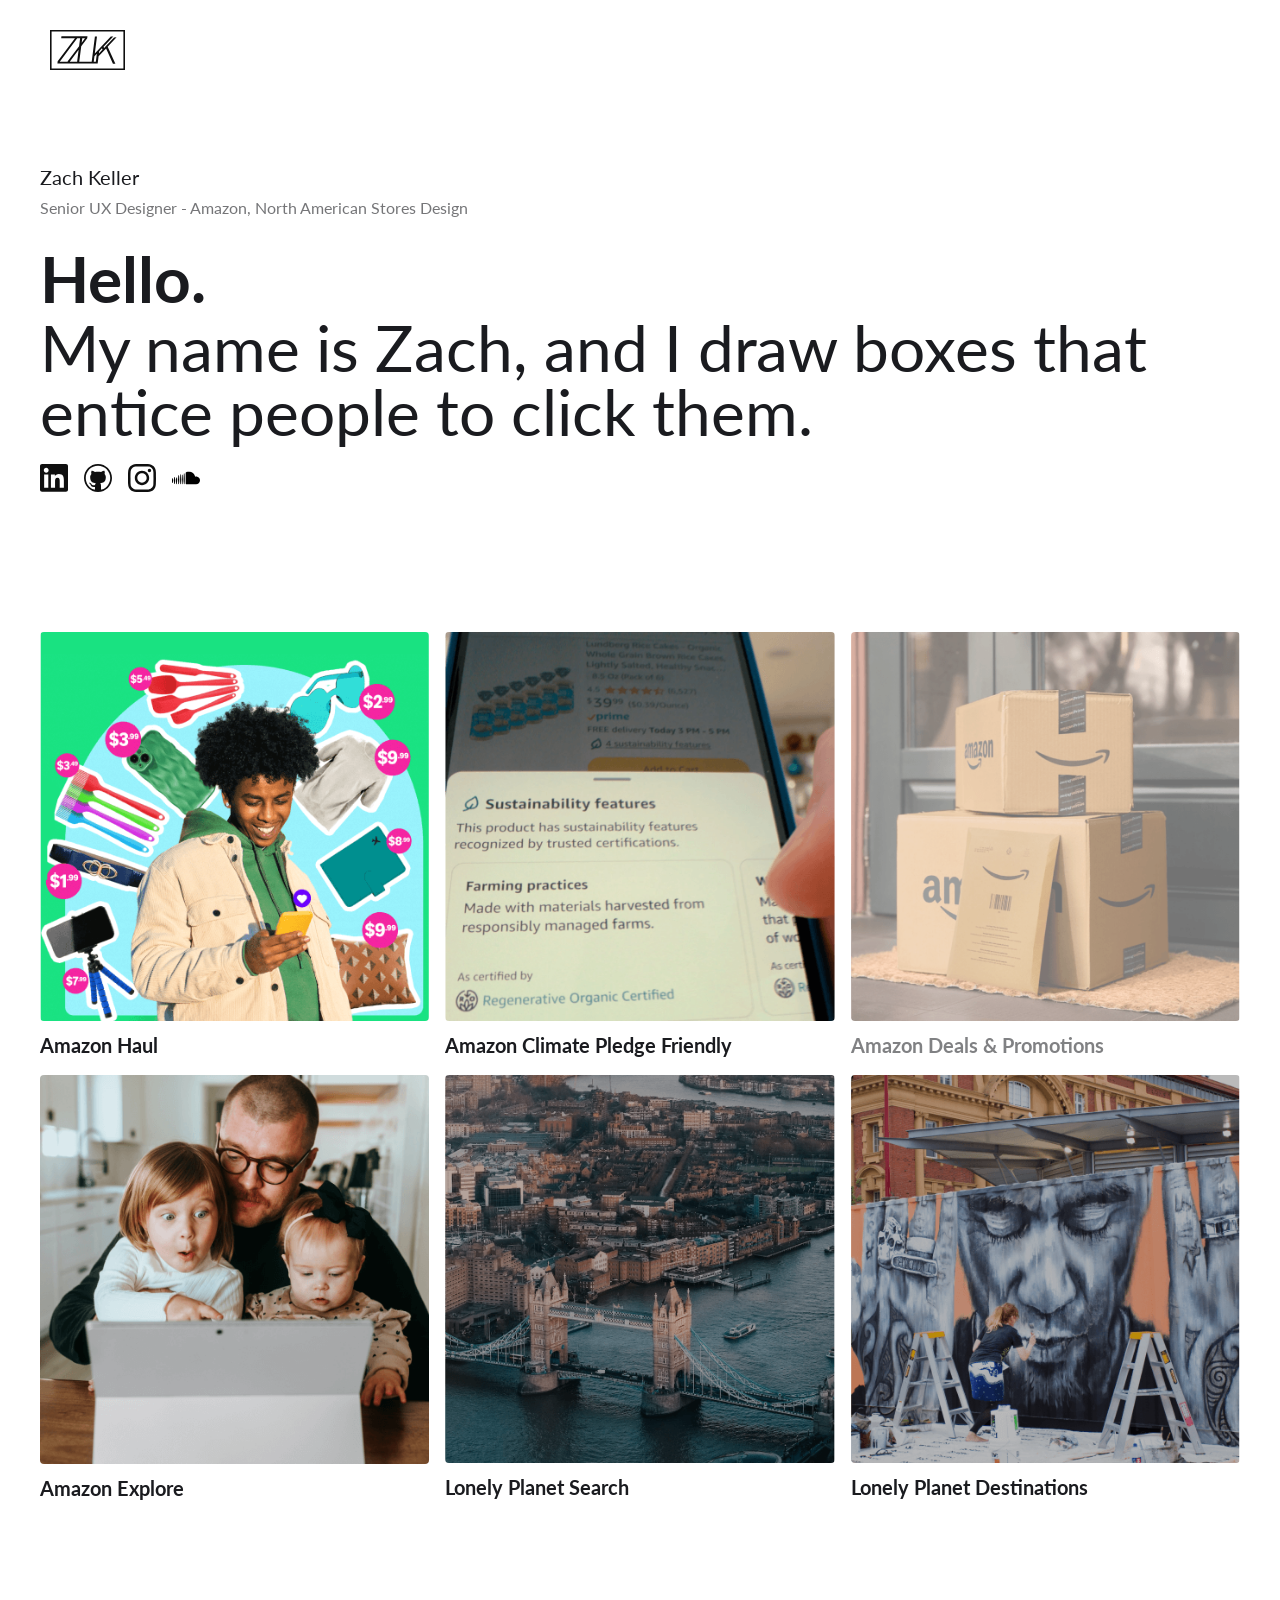
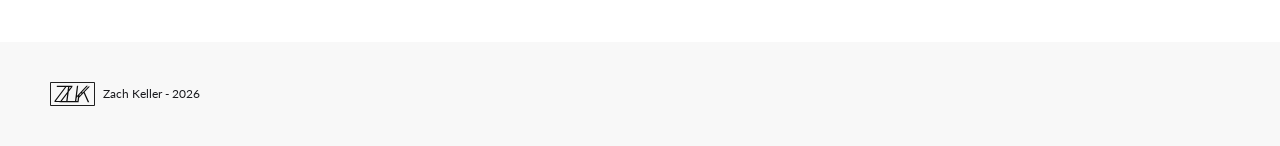
<file: index.html>
<!DOCTYPE html>
<html lang="en">
<head>
  <meta charset="utf-8" />
  <meta name="viewport" content="width=device-width, initial-scale=1" />
  <title>Zach Keller | UX Designer | Portfolio</title>
  <meta name="description" content="I&#x27;m a User Experience Designer with 20 years experience in the design field." />
  <meta property="og:title" content="Zach Keller - UX Designer" />
  <meta property="og:description" content="I&#x27;m a User Experience Designer with 20 years experience in the design field." />
  <meta property="og:image" content="assets/img/6744ede03296f13731d86f88_OG-image.png" />
  <meta property="og:type" content="website" />
  <meta name="twitter:card" content="summary_large_image" />
  <link rel="shortcut icon" type="image/png" href="assets/img/636a7064fd2b2c05be7f113c_favicon-32x32.png" />
  <link rel="apple-touch-icon" href="assets/img/636a70c839b40cb05adcfed5_webclip.png" />
  <link rel="preconnect" href="https://fonts.googleapis.com" />
  <link rel="preconnect" href="https://fonts.gstatic.com" crossorigin />
  <link href="https://fonts.googleapis.com/css2?family=Lato:ital,wght@0,400;0,700;0,900;1,400&family=Montserrat:ital,wght@0,300;0,400;0,500;0,600;0,700;1,400&display=swap" rel="stylesheet" />
  <link rel="stylesheet" href="assets/css/style.css" />
</head>
<body>
  <nav class="navigation">
    <a href="/" class="logo-link" aria-current="page">
      <img src="assets/img/634d82ab56a6ac2650821b72_zlk-logo.svg" width="75" alt="ZLK logo" class="logo-image" />
    </a>
  </nav>

  <main class="section">
    <div class="container">
      <section class="intro-wrap">
        <div class="name-text">Zach Keller</div>
        <div class="paragraph-light">Senior UX Designer - Amazon, North American Stores Design</div>
        <div class="hello">Hello.</div>
        <h1 class="tagline">My name is Zach, and I draw boxes that entice people to click them.</h1>
        <div class="social-row">
          <a href="https://www.linkedin.com/in/zkellerdevelops/" target="_blank" rel="noopener" class="link-box"><img src="assets/img/634dafb5eedf7fe0991421c8_linkedin.svg" alt="LinkedIn" /></a>
          <a href="https://github.com/zkellerdevelops" target="_blank" rel="noopener" class="link-box"><img src="assets/img/634dafb5bea80c477bd34772_github.svg" alt="GitHub" /></a>
          <a href="https://www.instagram.com/eloist/" target="_blank" rel="noopener" class="link-box"><img src="assets/img/634dafb526caecd36ff33cf4_instagram.svg" alt="Instagram" /></a>
          <a href="https://soundcloud.com/zach-keller-5" target="_blank" rel="noopener" class="link-box"><img src="assets/img/673dfc9d82053804410d40a0_Soundcloud.svg" alt="SoundCloud" /></a>
        </div>
      </section>

      <section class="project-grid">
        <a href="work/amazon-haul/" class="project-card">
          <img src="assets/img/673dfd7681742f8c3f691a24_Haul_thumbnail.png" alt="Amazon Haul thumbnail" />
          <div class="project-title">Amazon Haul</div>
        </a>
        <a href="work/amazon-climate-pledge-friendly/" class="project-card">
          <img src="assets/img/673dfd763b1f68873de589b9_CPF_thumbnail.png" alt="Amazon Climate Pledge Friendly thumbnail" />
          <div class="project-title">Amazon Climate Pledge Friendly</div>
        </a>
        <span class="project-card is-disabled" aria-disabled="true">
          <img src="assets/img/673dfd76fad643ed14422daa_PCX_thumbnail.png" alt="Amazon Deals &amp; Promotions thumbnail" />
          <div class="project-title">Amazon Deals &amp; Promotions</div>
        </span>
        <a href="work/amazon-explore-v2/" class="project-card">
          <img src="assets/img/673dfd7675f3de783243e5b9_Explore_thumbnail.png" alt="Amazon Explore thumbnail" />
          <div class="project-title">Amazon Explore</div>
        </a>
        <a href="work/lonely-planet-search/" class="project-card">
          <img src="assets/img/673dfd7685ddeffafcf8e9f0_LP_thumbnail_1.png" alt="Lonely Planet Search thumbnail" />
          <div class="project-title">Lonely Planet Search</div>
        </a>
        <a href="work/lonely-planet-destinations/" class="project-card">
          <img src="assets/img/673dfd76a65d7c2a6f3ba4c2_LP_thumbnail_2.png" alt="Lonely Planet Destinations thumbnail" />
          <div class="project-title">Lonely Planet Destinations</div>
        </a>
      </section>
    </div>
  </main>

  <footer class="footer-wrap">
    <a href="/" class="footer-link">
      <img src="assets/img/634d82ab56a6ac2650821b72_zlk-logo.svg" width="15" alt="ZLK logo" class="footer-logo" />
      <span class="paragraph-tiny">Zach Keller - 2026</span>
    </a>
  </footer>
</body>
</html>
</file>
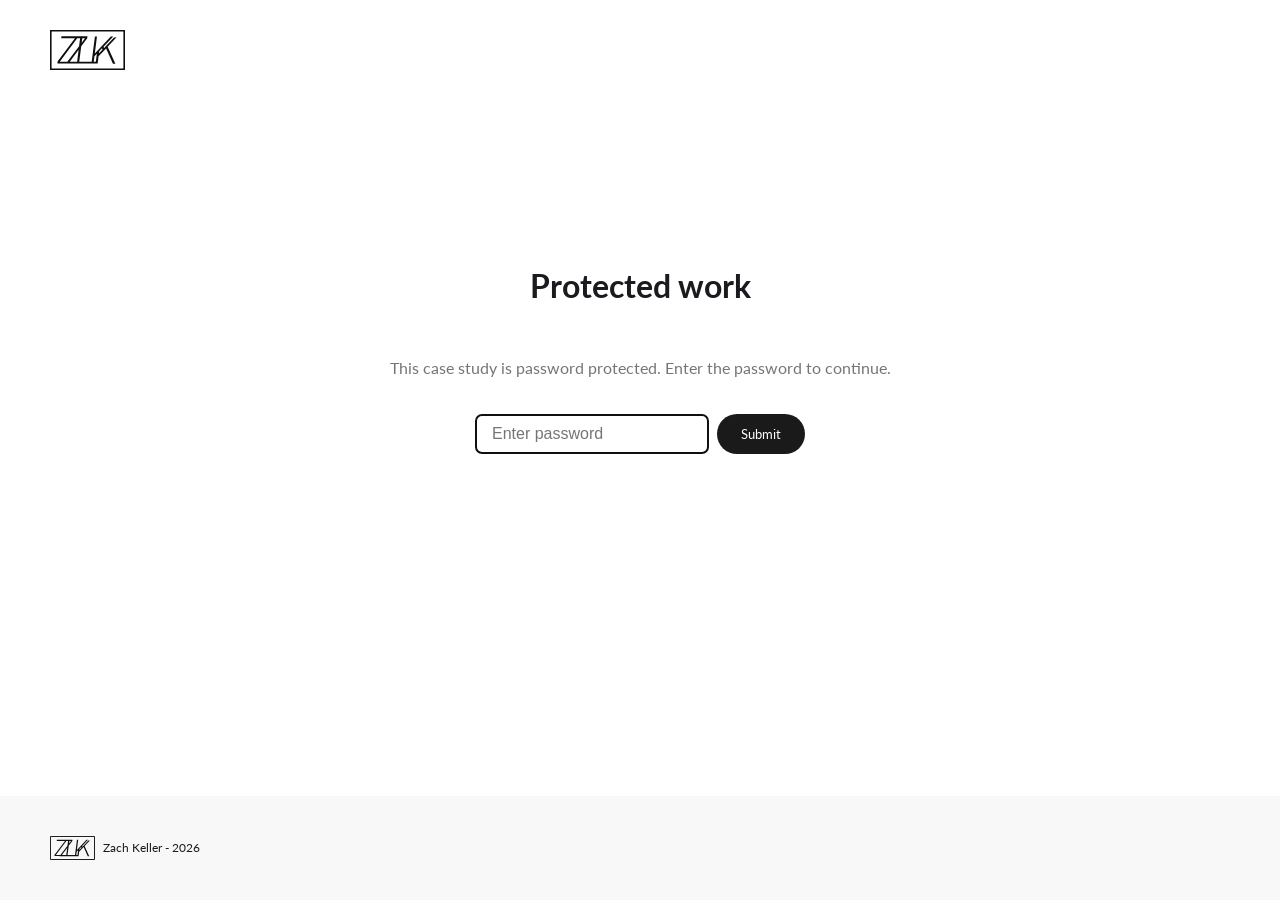
<file: work/amazon-climate-pledge-friendly/index.html>
<!DOCTYPE html>
<html lang="en">
<head>
  <meta charset="utf-8" />
  <meta name="viewport" content="width=device-width, initial-scale=1" />
  <title>Amazon Climate Pledge Friendly</title>
  <meta property="og:title" content="Amazon Climate Pledge Friendly" />
  <link rel="shortcut icon" type="image/png" href="../../assets/img/636a7064fd2b2c05be7f113c_favicon-32x32.png" />
  <link rel="apple-touch-icon" href="../../assets/img/636a70c839b40cb05adcfed5_webclip.png" />
  <link rel="preconnect" href="https://fonts.googleapis.com" />
  <link rel="preconnect" href="https://fonts.gstatic.com" crossorigin />
  <link href="https://fonts.googleapis.com/css2?family=Lato:ital,wght@0,400;0,700;0,900;1,400&family=Montserrat:ital,wght@0,300;0,400;0,500;0,600;0,700;1,400&display=swap" rel="stylesheet" />
  <link rel="stylesheet" href="../../assets/css/style.css" />
</head>
<body>
  <nav class="navigation">
    <a href="../../" class="logo-link"><img src="../../assets/img/634d82ab56a6ac2650821b72_zlk-logo.svg" width="75" alt="ZLK logo" class="logo-image" /></a>
  </nav>

  <div class="gate">
    <h1>Protected work</h1>
    <p class="paragraph-light">This case study is password protected. Enter the password to continue.</p>
    <form id="gate-form">
      <input id="gate-input" type="password" placeholder="Enter password" autofocus />
      <button type="submit">Submit</button>
    </form>
    <div id="gate-error" class="error"></div>
  </div>
  <main class="content">
    <div data-protected>
      <section class="section"><div class="container">
        <div class="project-overview-grid">
          <div>
            <h1 class="heading-jumbo">Amazon Climate Pledge Friendly</h1>
            <div class="paragraph-light">Lead UX Designer - 2/2023 - 3/2024</div>
          </div>
          <div>
            <div class="position-name-text">Project Overview</div>
            <div class="paragraph-light">Climate Pledge Friendly is Amazon&#x27;s flagship sustainability shopping program. We&#x27;ve partnered with over 50 third party trusted sustainability certifying organizations to provide customers with tangible and fact-based reasons why a product is able to be considered a more sustainable option.</div>
          </div>
          <div>
            <div class="position-name-text">Project Goal</div>
            <div class="paragraph-light">The Climate Pledge Friendly CX had remained largely unchanged since it&#x27;s launch in 2020, and while it was receiving good traction with our customers, we were facing key headwinds as a program related to customer comprehension, localization challenges across our international marketplaces, and growing regulatory concerns in the European Union. Based on these factors, we took it upon ourselves to improve the CPF customer experience and set up a scaleable system that provides more clarity and transparency for our customers.</div>
          </div>
        </div>
      </div></section>
      <section class="section feature-img"><div class="container">
      <img class="detail-header-image img-desktop" src="../../assets/img/673e78f67b2642c89dbd70be_CPF_featured_image.png" alt="" loading="lazy" />
      <img class="detail-header-image img-mobile" src="../../assets/img/673ea13c8c07549a8c6e4f41_CPF_featured_image_mobile.png" alt="" loading="lazy" />
      </div></section>
      <section class="section"><div class="container">
        <div class="project-description-grid">
          <div><div class="position-name-text">Setting the stage</div></div>
          <div class="paragraph-light">The existing customer experience was functional, but was a bit convoluted. Our suatainability claim substantiation was centered around the certifications that a product had, not the reasons why we considered it more sustainable. We heard time and again form customers that they simply wanted an "easy mode". They wanted to know tangible and easy to understand reasons why these claims were made.<br><br>The other issue was localization in our international marketplaces. the term "Climate Pledge Friendly" does not translate well in many languages, including French, German, and Spanish. We knew we needed a way to decouple our CX from the program name, and update our badging to sue language that would be easily recognizable in all marketplaces across the world.<br><br>We also faced increasing regulatory risks from the EU regarding how sustainability claims are presented. This is an effort to limit "greenwashing", to which end the EU had already imposed penalities on some of our competitors. Transparency was key here.</div>
        </div>
      </div></section>
      <section class="section feature-img"><div class="container">
      <img class="detail-header-image img-desktop" src="../../assets/img/673e7fdf59fb9b3c5ddf8a16_CPF_existing_search.png" alt="" loading="lazy" />
      <img class="detail-header-image img-desktop" src="../../assets/img/673e8175531e4705551e185c_CPF_existing_DP.png" alt="" loading="lazy" />
      <img class="detail-header-image img-mobile" src="../../assets/img/673e9f895182b653d950ff26_CPF_existing_search_mobile.png" alt="" loading="lazy" />
      <img class="detail-header-image img-mobile" src="../../assets/img/673e9fab400670f5b952f96f_CPF_existing_search_mobile-1.png" alt="" loading="lazy" />
      </div></section>
      <section class="section"><div class="container">
        <div class="project-description-grid">
          <div><div class="position-name-text">Badging framework clarity</div></div>
          <div class="paragraph-light">Knowing that our customers were more interested in the "why" a product was considered more sustainable, and not the "how", we set about to rethink our badging framework. International localization and clear communication were key requirements. We tested multiple strings for our badges, and ran risk assessments with Amazon legal to narrow our options down to several options. We then tested these badge strings with customers in the US and EU, looking for increases in comprehension, glance views, as well as overall conversions.<br><br>Another aspect we considered was the existing CPF logo, the hourglass with wings mark. This was consistently creating confusion amongst our customers, and we knew we needed to address it. We worked with Rio, the Amazon Shopping Design system team to create a leaf icon that meets the standards of the design system and provides a clearer visual cue that an item has sustainability claims. This allowed us to lean into a very recognizable icon to denote these sustainability claims, while allowing us to de-emphasize the CPF brand without walking away from it completely.</div>
        </div>
      </div></section>
      <section class="section feature-img"><div class="container">
      <img class="detail-header-image img-desktop" src="../../assets/img/673e93392dfff7a3da9e6693_CPF_badges.png" alt="" loading="lazy" />
      <img class="detail-header-image img-mobile" src="../../assets/img/673e9fc10997ba3ac75ae26a_CPF_badges_mobile.png" alt="" loading="lazy" />
      </div></section>
      <section class="section"><div class="container">
        <div class="project-description-grid">
          <div><div class="position-name-text">Experiment results</div></div>
          <div class="paragraph-light">In the end, our customers preferred "X sustainability features". "X" denoting the number of sustainability features associated with a product's claims. CPF provides 14 different features, with examples such as "Organic content", "Worker well-being", and "Animal welfare". These features denote the reasons "why" a product is considered more sustainable, and are in line with the feedback we receieved from our customers about transparency and clarity in our sustainability claims.</div>
        </div>
      </div></section>
      <section class="section feature-img"><div class="container">
      <img class="detail-header-image img-desktop" src="../../assets/img/673e952b0353f48a684fb0d8_CPF_new_search.png" alt="" loading="lazy" />
      <img class="detail-header-image img-desktop" src="../../assets/img/673e9f19a86fc12de8867c83_CPF_new_DP.png" alt="" loading="lazy" />
      <img class="detail-header-image img-mobile" src="../../assets/img/673ea0631055e17f8753c372_CPF_new_search_mobile.png" alt="" loading="lazy" />
      <img class="detail-header-image img-mobile" src="../../assets/img/673ea06396c32a702e356391_CPF_new_DP_mobile.png" alt="" loading="lazy" />
      </div></section>
      <section class="section"><div class="container">
        <div class="project-description-grid">
          <div><div class="position-name-text">KPIs</div></div>
          <div class="paragraph-light"><strong class="bold-text">Trust in the badge reached an all-time high on Search, reversing a 3 year negative trend </strong>Customer trust perception increased by +604bps on Search (44.1%) and +189bps on Detail Page (36.1%), reversing a decline that started in 2021 (see <em>Figure 1</em>). The results confirmed our hypothesis that the new badge would build long-term customer trust in the program, in line with our vision to make Amazon earth’s #1 trusted destination for sustainable shopping. <br><br><strong class="bold-text">The new badge is easier to understand and increases certification credibility </strong>Customers were -400bps less likely to select ‘I don’t understand how the sustainability features badge is calculated / assigned’ (from 14.7% to 11.7%), and -300bps less likely to select ‘I have concerns about the credibility of the certifications in the program’, both of which were previously our top trust <em>barriers</em>. <br><br><strong class="bold-text">Customer confidence reached a three-year high, matching levels from program launch </strong>Customers selecting ‘This feature is not important to my confidence at all’ decreased -554bps (from 20.1% to 14.6%), reversing a three-year trend and returning to a level not seen since program launch (14.1%).</div>
        </div>
      </div></section>
    </div>
  </main>

  <footer class="footer-wrap">
    <a href="../../" class="footer-link">
      <img src="../../assets/img/634d82ab56a6ac2650821b72_zlk-logo.svg" width="15" alt="ZLK logo" class="footer-logo" />
      <span class="paragraph-tiny">Zach Keller - 2026</span>
    </a>
  </footer>
  <script src="../../assets/js/gate.js"></script>
</body>
</html>
</file>
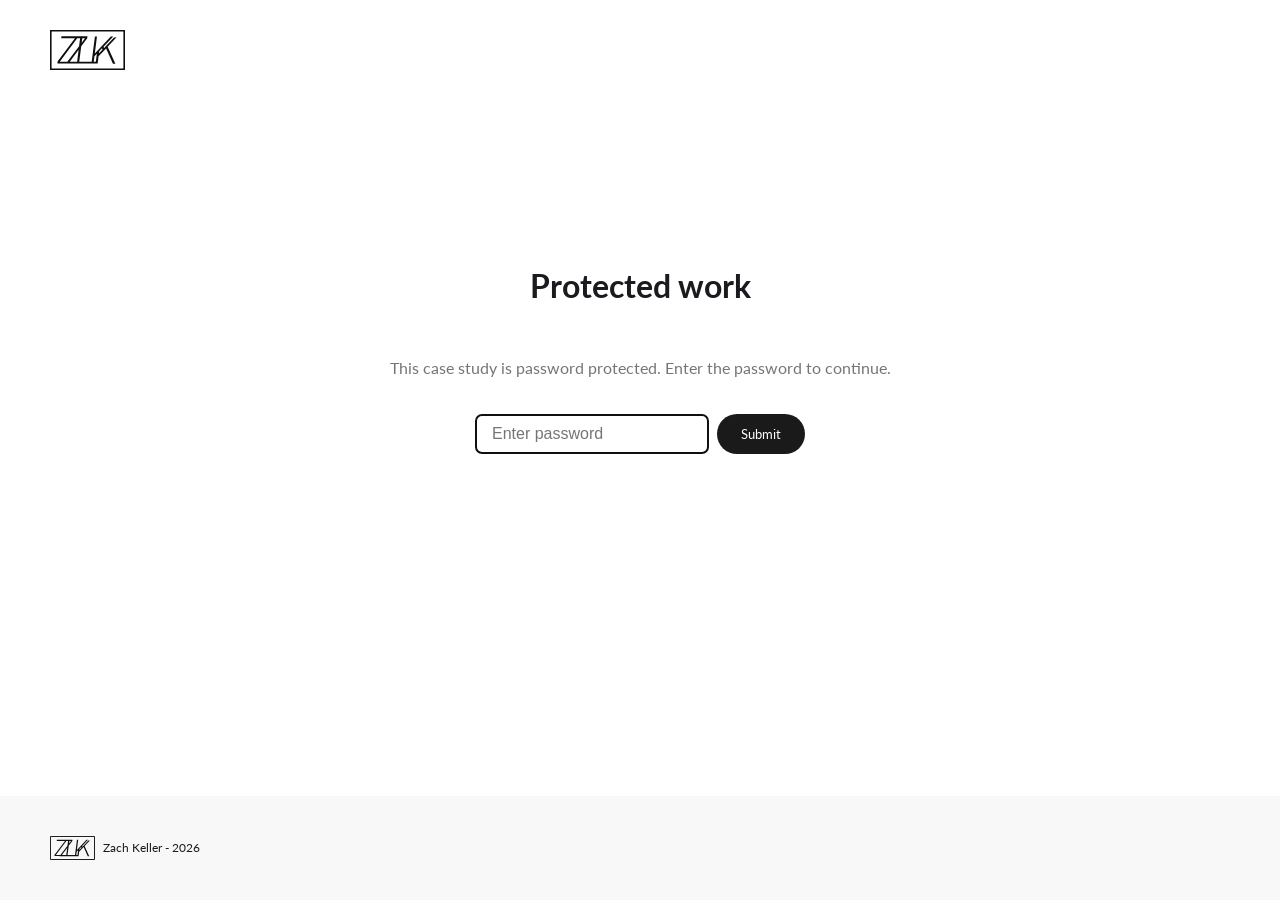
<file: work/amazon-explore-v2/index.html>
<!DOCTYPE html>
<html lang="en">
<head>
  <meta charset="utf-8" />
  <meta name="viewport" content="width=device-width, initial-scale=1" />
  <title>Amazon Explore v2.0</title>
  <meta property="og:title" content="Amazon Explore v2.0" />
  <link rel="shortcut icon" type="image/png" href="../../assets/img/636a7064fd2b2c05be7f113c_favicon-32x32.png" />
  <link rel="apple-touch-icon" href="../../assets/img/636a70c839b40cb05adcfed5_webclip.png" />
  <link rel="preconnect" href="https://fonts.googleapis.com" />
  <link rel="preconnect" href="https://fonts.gstatic.com" crossorigin />
  <link href="https://fonts.googleapis.com/css2?family=Lato:ital,wght@0,400;0,700;0,900;1,400&family=Montserrat:ital,wght@0,300;0,400;0,500;0,600;0,700;1,400&display=swap" rel="stylesheet" />
  <link rel="stylesheet" href="../../assets/css/style.css" />
</head>
<body>
  <nav class="navigation">
    <a href="../../" class="logo-link"><img src="../../assets/img/634d82ab56a6ac2650821b72_zlk-logo.svg" width="75" alt="ZLK logo" class="logo-image" /></a>
  </nav>

  <div class="gate">
    <h1>Protected work</h1>
    <p class="paragraph-light">This case study is password protected. Enter the password to continue.</p>
    <form id="gate-form">
      <input id="gate-input" type="password" placeholder="Enter password" autofocus />
      <button type="submit">Submit</button>
    </form>
    <div id="gate-error" class="error"></div>
  </div>
  <main class="content">
    <div data-protected>
      <section class="section"><div class="container">
        <div class="project-overview-grid">
          <div>
            <h1 class="heading-jumbo">Amazon Explore v2.0</h1>
            <div class="paragraph-light">Sr. UX Designer - 11/2021 - 4/2022</div>
          </div>
          <div>
            <div class="position-name-text">Project Overview</div>
            <div class="paragraph-light">Amazon Explore is a real-time live-streaming service, offering personal shopping, live lessons, and virtual tourism with real hosts on location in places around the world.</div>
          </div>
          <div>
            <div class="position-name-text">Project Goal</div>
            <div class="paragraph-light">I was tasked with re-imagining what the Explore storefront could look like, and how we could adjust our Informational Architecture to lean more into customer education and inspiration. Our goals were to inform new customers about the service, and to make it easier for our customers to discover new experiences by smart categorization, filtering, and an intuitive booking CX.</div>
          </div>
          <div class="launch-block">
            <div class="position-name-text">Interactive Figma prototype</div>
            <a href="https://www.figma.com/proto/6KurwuzwI27kjYvcn0exhI/Vision-Mocks?page-id=1189%3A11559&node-id=1189%3A14692&viewport=1516%2C252%2C0.15&scaling=scale-down&starting-point-node-id=1189%3A14692" target="_blank" rel="noopener" class="button-2">Launch</a>
          </div>
        </div>
      </div></section>
      <section class="section feature-img"><div class="container">
      <img class="detail-header-image img-desktop" src="../../assets/img/634f1d402c80e457a5932c4f_v2.0_project_thumbnail.png" alt="" loading="lazy" />
      <img class="detail-header-image img-mobile" src="../../assets/img/6350096656d2db119d89b00c_v2.0_project_thumbnail_mobile.png" alt="" loading="lazy" />
      </div></section>
      <section class="section"><div class="container">
        <div class="project-description-grid">
          <div><div class="position-name-text">Storefront</div></div>
          <div class="paragraph-light">The Explore Storefront is built as an internal page within Amazon's retail website/mobile app (mWeb and mShop). There are some fairly strict limitations when building within this system. I set out to challenge these limitations and create a vision for what the product could be when existing beyond the bounds of Amazon's retail framework. My plan was to level set this vision, and then work backwards with the goal of taking what we could and integrating it into the existing retail storefront.</div>
        </div>
      </div></section>
      <section class="section feature-img"><div class="container">
      <img class="detail-header-image img-desktop" src="../../assets/img/634ecdfb7a8353bea2c15515_Storefront-before-after.png" alt="" loading="lazy" />
      <img class="detail-header-image img-mobile" src="../../assets/img/63500e68afc40b49eb9da132_Storefront-before-after-mobile.png" alt="" loading="lazy" />
      </div></section>
      <section class="section"><div class="container">
        <div class="project-description-grid">
          <div><div class="position-name-text">Detail Pages</div></div>
          <div class="paragraph-light">Our Detail Pages are the most crucial pieces of Explore. These pages provide information, photos, maps and/or ingredients lists for our live lesson experiences. They also contain our booking widget, which allows our customers to book a time slot for their session. <br><br>Through our research I identified some significant pain points with our customers, such as the need to vertically scroll back up to the top of the page in order to enter the booking flow, a lack of inspirational imagery, and limited mobile swipe gesture functionality on our shovelers and image galleries. I sought to reimagine the CX of these to provide our customers with a more intuitive and engaging experience.</div>
        </div>
      </div></section>
      <section class="section feature-img"><div class="container">
      <img class="detail-header-image img-desktop" src="../../assets/img/634ed3012a43d1d8a317f83a_DP-before-after.png" alt="" loading="lazy" />
      <img class="detail-header-image img-mobile" src="../../assets/img/63501177a32bb0764db8524a_DP-before-after-mobile.png" alt="" loading="lazy" />
      </div></section>
      <section class="section"><div class="container">
        <div class="project-description-grid">
          <div><div class="position-name-text">List views</div></div>
          <div class="paragraph-light">Explore's List view pages are powered by the Amazon Search team templates and tech framework, and they provide little control for customization. Our List Views were very basic, and didn't offer much in the way of discoverability. <br><br>I created a list view layout that's more in-line with modern mobile views of this type. I also made sure to allow the grid to be broken up for seasonal promotion pieces to drive bookings, and I tackled our issue of filtering. The existing CX for filtering was disjointed and introducing CX pain points. The customer could get handed off to a filter flow powered by the Search team's codebase, or to a hand built flow that was built internally in Explore in the product's early days. This needed to be rethought and streamlined into one CX. <br><br>I added a floating filter button on these views much like we did with the booking flow on our detail pages. The result was that our customers would be able to open and close the filter menu at will, and not be confused by two disparate UI's depending on where they were in the Storefront.</div>
        </div>
      </div></section>
      <section class="section feature-img"><div class="container">
      <img class="detail-header-image img-desktop" src="../../assets/img/634ed66c321eef476cf28273_Results_list_before_after.png" alt="" loading="lazy" />
      <img class="detail-header-image img-mobile" src="../../assets/img/635012c28788bc287a2e0662_Results_list_before_after_mobile.png" alt="" loading="lazy" />
      </div></section>
      <section class="launch-centered">
        <div class="position-name-text" style="text-align:center">Interactive Figma prototype</div>
        <a href="https://www.figma.com/proto/6KurwuzwI27kjYvcn0exhI/Vision-Mocks?page-id=1189%3A11559&node-id=1189%3A14692&viewport=1516%2C252%2C0.15&scaling=scale-down&starting-point-node-id=1189%3A14692" target="_blank" rel="noopener" class="button-2">Launch</a>
      </section>
    </div>
  </main>

  <footer class="footer-wrap">
    <a href="../../" class="footer-link">
      <img src="../../assets/img/634d82ab56a6ac2650821b72_zlk-logo.svg" width="15" alt="ZLK logo" class="footer-logo" />
      <span class="paragraph-tiny">Zach Keller - 2026</span>
    </a>
  </footer>
  <script src="../../assets/js/gate.js"></script>
</body>
</html>
</file>
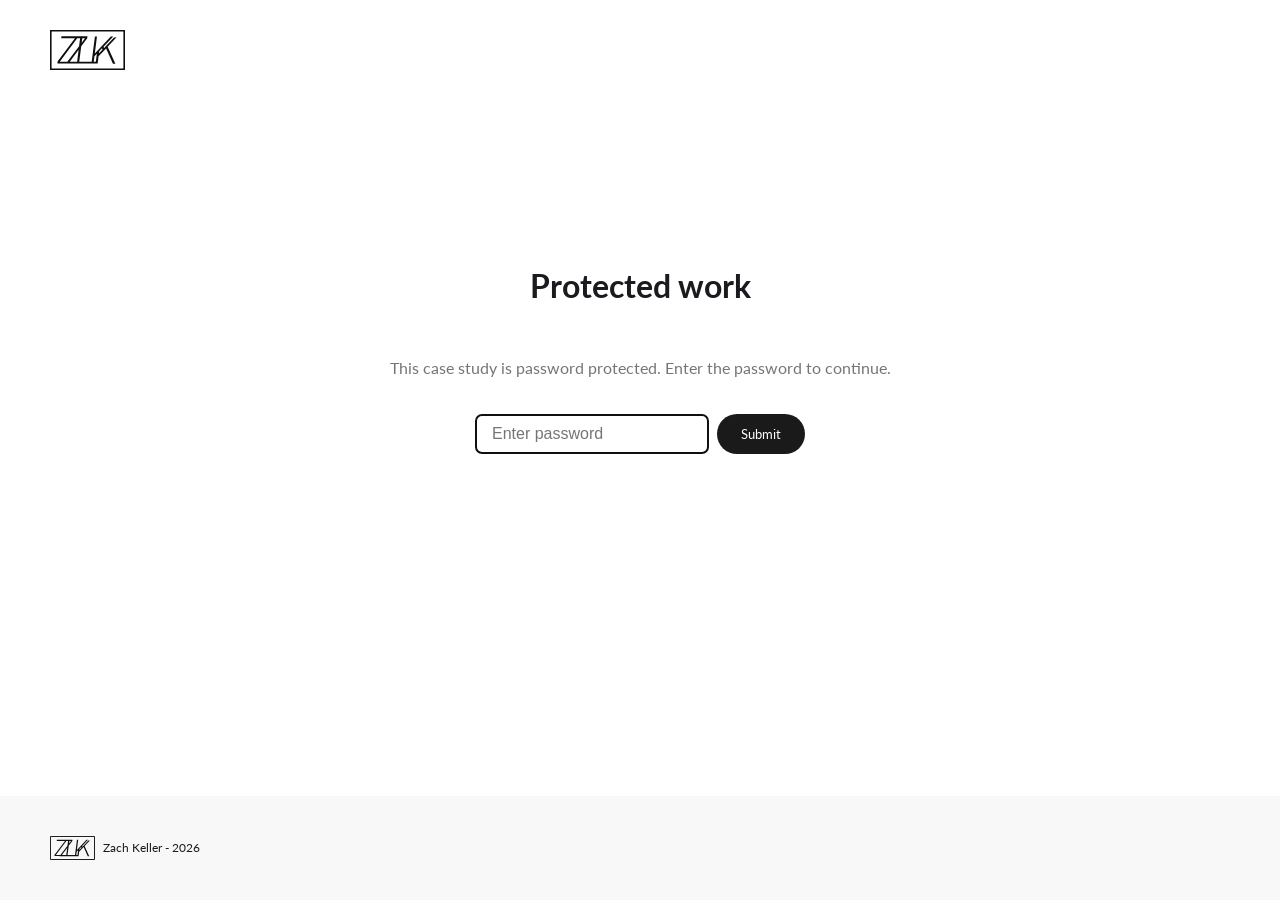
<file: work/amazon-haul/index.html>
<!DOCTYPE html>
<html lang="en">
<head>
  <meta charset="utf-8" />
  <meta name="viewport" content="width=device-width, initial-scale=1" />
  <title>Amazon Haul</title>
  <meta property="og:title" content="Amazon Haul" />
  <link rel="shortcut icon" type="image/png" href="../../assets/img/636a7064fd2b2c05be7f113c_favicon-32x32.png" />
  <link rel="apple-touch-icon" href="../../assets/img/636a70c839b40cb05adcfed5_webclip.png" />
  <link rel="preconnect" href="https://fonts.googleapis.com" />
  <link rel="preconnect" href="https://fonts.gstatic.com" crossorigin />
  <link href="https://fonts.googleapis.com/css2?family=Lato:ital,wght@0,400;0,700;0,900;1,400&family=Montserrat:ital,wght@0,300;0,400;0,500;0,600;0,700;1,400&display=swap" rel="stylesheet" />
  <link rel="stylesheet" href="../../assets/css/style.css" />
</head>
<body>
  <nav class="navigation">
    <a href="../../" class="logo-link"><img src="../../assets/img/634d82ab56a6ac2650821b72_zlk-logo.svg" width="75" alt="ZLK logo" class="logo-image" /></a>
  </nav>

  <div class="gate">
    <h1>Protected work</h1>
    <p class="paragraph-light">This case study is password protected. Enter the password to continue.</p>
    <form id="gate-form">
      <input id="gate-input" type="password" placeholder="Enter password" autofocus />
      <button type="submit">Submit</button>
    </form>
    <div id="gate-error" class="error"></div>
  </div>
  <main class="content">
    <div data-protected>
      <section class="section"><div class="container">
        <div class="project-overview-grid">
          <div>
            <h1 class="heading-jumbo">Amazon Haul</h1>
            <div class="paragraph-light">Lead UX Designer - 3/2024 - 7/2024</div>
          </div>
          <div>
            <div class="position-name-text">Project Overview</div>
            <div class="paragraph-light">Amazon Haul is a low price, direct shipping from China marketplace aimed at the Gen Z demographic, focused on fun and quick shopping decisions with an emphasis on snappy motion and gamification.</div>
          </div>
          <div>
            <div class="position-name-text">Project Goal</div>
            <div class="paragraph-light">Amazon Stores leadership challenged us to come up with an Amazonian response to the popularity of competitors such as Shein and Temu. We were told to imagine &quot;Amazon in the upside down&quot;, and were challenged to break the rules early and often, with a focus on quick customer evaluation, limited time deals, and scarcity. Our goal was to stand up an entirely new marketplace in a 6 month window, and launch a direct competitor to the growing popularity of these other direct shipping from China stores.</div>
          </div>
          <div class="launch-block">
            <div class="position-name-text">View the live Haul store (mobile only)</div>
            <a href="https://www.amazon.com/haul/store" target="_blank" rel="noopener" class="button-2">Launch</a>
          </div>
        </div>
      </div></section>
      <section class="section feature-img"><div class="container">
      <img class="detail-header-image img-desktop" src="../../assets/img/673e03f9783793f8db6116b2_Haul_featured_image.png" alt="" loading="lazy" />
      <img class="detail-header-image img-mobile" src="../../assets/img/673e6c7a120b91a896c08eef_Haul_featured_image_mobile.png" alt="" loading="lazy" />
      </div></section>
      <section class="section"><div class="container">
        <div class="project-description-grid">
          <div><div class="position-name-text">Setting the stage</div></div>
          <div class="paragraph-light">We knew a few things going in to this. First, we needed to craft a way to entice customers to reach shopping thresholds. Free shipping when you spend $25, 5% discount when you spend $50, 10% discount when you spend $75, and so on. We also knew that we would need to break the rules of Amazon's shopping design system Rio, while still maintaining an Amazon look and feel. We also knew we would need to introduce motion, and a brand system that would speak to the Gen Z target demographic.</div>
        </div>
      </div></section>
      <section class="section feature-img"><div class="container">
      <img class="detail-header-image img-desktop" src="../../assets/img/6744a1afbf97e1d563384a1d_Haul_redlines.png" alt="" loading="lazy" />
      <img class="detail-header-image img-mobile" src="../../assets/img/6744a1aa6a29737499e6c189_Haul_redlines_mobile.png" alt="" loading="lazy" />
      </div></section>
      <section class="section"><div class="container">
        <div class="project-description-grid">
          <div><div class="position-name-text">Core shopping journey</div></div>
          <div class="paragraph-light">We had to rethink the core shopping journey and all associated touchpoints through a "Haul" lens. With a focus on bold colors, motion, and content density, we re-configured the core Amazon shopping views to tailor towards our intended demographic. We leaned heavily into scarcity, and reward thresholds, enticing our customers to add more items to the cart. Taking into consideration concepts like timed and quantity discounts, with a focus on communicating a vast array of varied, inexpensive products.</div>
        </div>
      </div></section>
      <section class="section feature-img"><div class="container">
      <img class="detail-header-image img-desktop" src="../../assets/img/673e652a244aba7f346cf37b_Haul_pages.png" alt="" loading="lazy" />
      <img class="detail-header-image img-mobile" src="../../assets/img/673e6ba4a62c3cd26cb9ad18_Haul_pages_mobile.png" alt="" loading="lazy" />
      </div></section>
      <section class="section"><div class="container">
        <div class="project-description-grid">
          <div><div class="position-name-text">Cart and checkout</div></div>
          <div class="paragraph-light">Amazon has always been very customer obsessed when it comes to the purchasing experience. We strive to give clear and upfront information about the items in your cart, and we provide easy options to increase and decrease quantity, as well as suggested related items based on your shopping behaviors. On the checkout page, a detailed breakdown of the costs, and the time of delivery are a must in order to retain the trust we have built for the past 20+ years. <br><br>Taking this into account, we knew we had to retain that same level of customer trust and transparency, while again, rethinking these pages through a Haul lens. Motion, bold colors, social cues and scarcity were a must, while not degrading from the exisiting Amazon customer experience that everyone knows and loves.</div>
        </div>
      </div></section>
      <section class="section feature-img"><div class="container">
      <img class="detail-header-image img-desktop" src="../../assets/img/673e68da7b2642c89db03bbc_Haul_pages_2.png" alt="" loading="lazy" />
      <img class="detail-header-image img-mobile" src="../../assets/img/673e6ba4c07c87ac638cee06_Haul_pages_mobile_2.png" alt="" loading="lazy" />
      </div></section>
      <section class="launch-centered">
        <div class="position-name-text" style="text-align:center">View the live Haul store (mobile only)</div>
        <a href="https://www.amazon.com/haul/store" target="_blank" rel="noopener" class="button-2">Launch</a>
      </section>
    </div>
  </main>

  <footer class="footer-wrap">
    <a href="../../" class="footer-link">
      <img src="../../assets/img/634d82ab56a6ac2650821b72_zlk-logo.svg" width="15" alt="ZLK logo" class="footer-logo" />
      <span class="paragraph-tiny">Zach Keller - 2026</span>
    </a>
  </footer>
  <script src="../../assets/js/gate.js"></script>
</body>
</html>
</file>
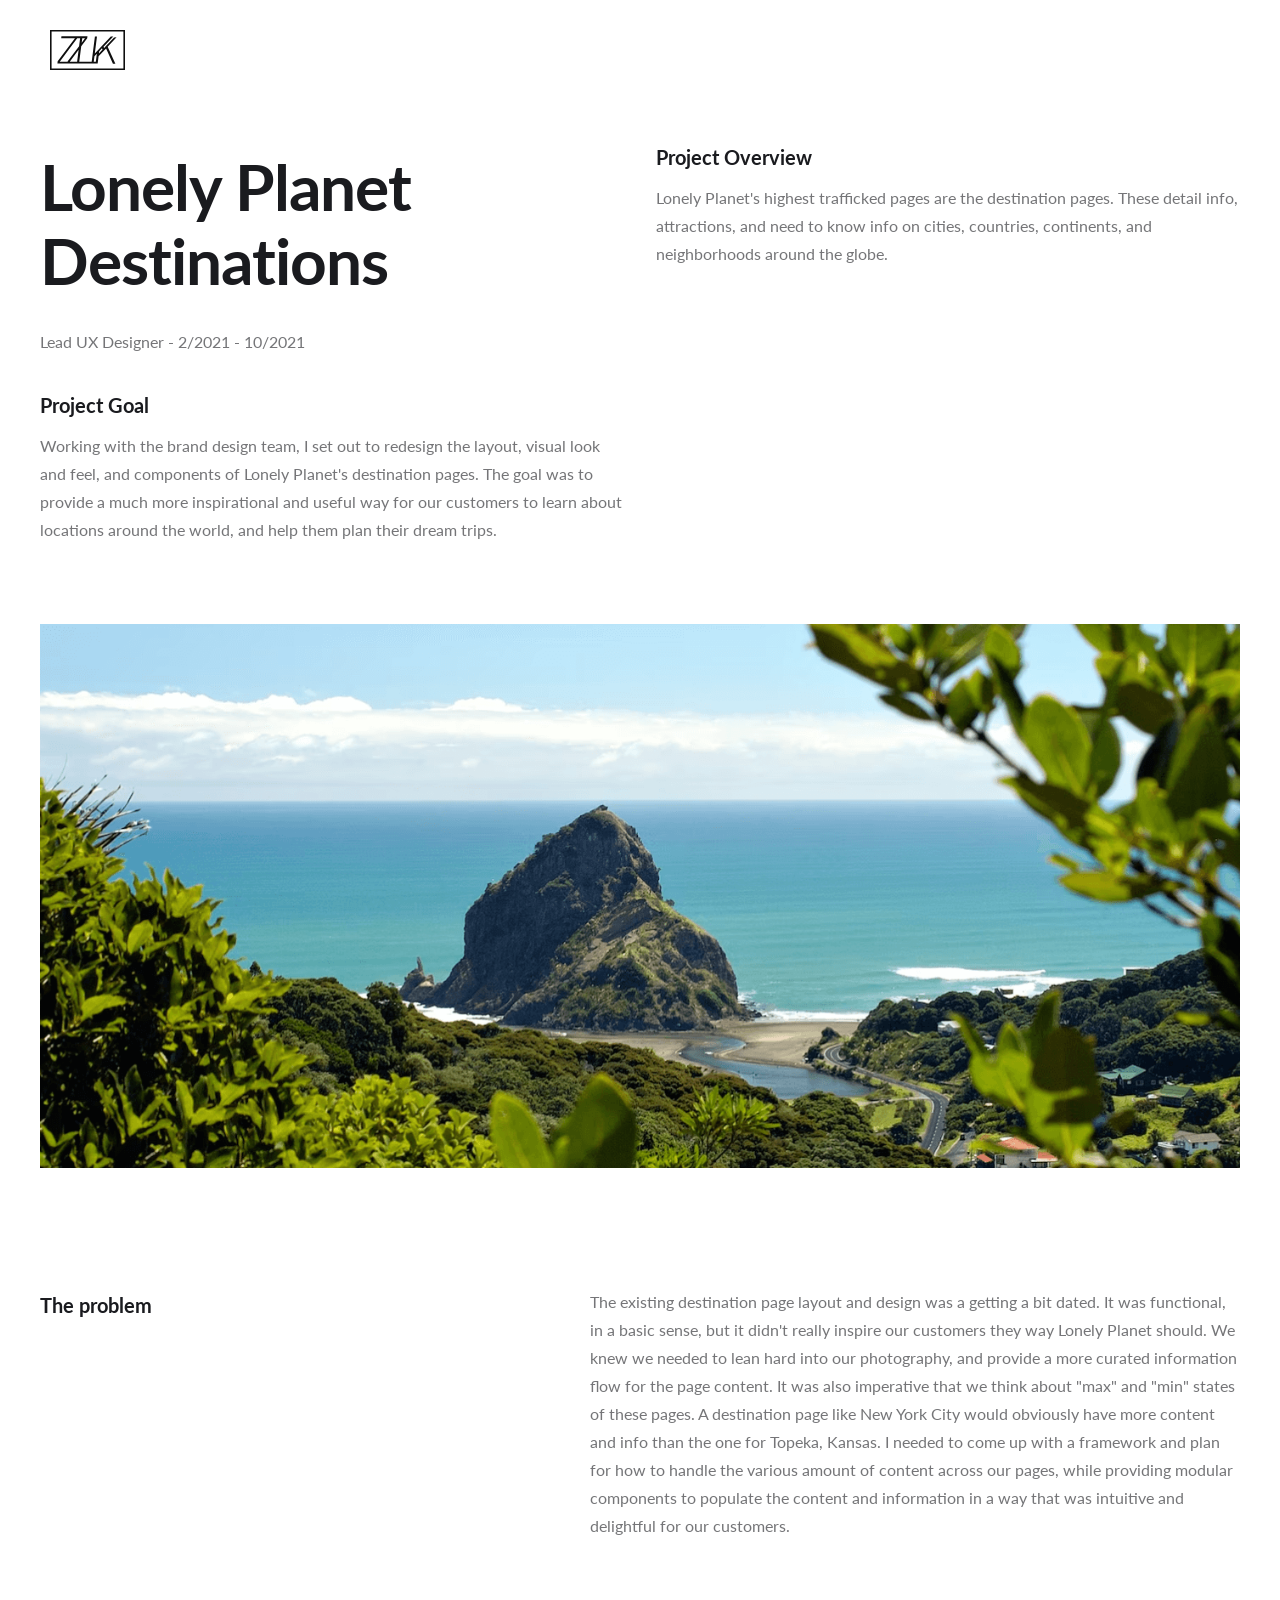
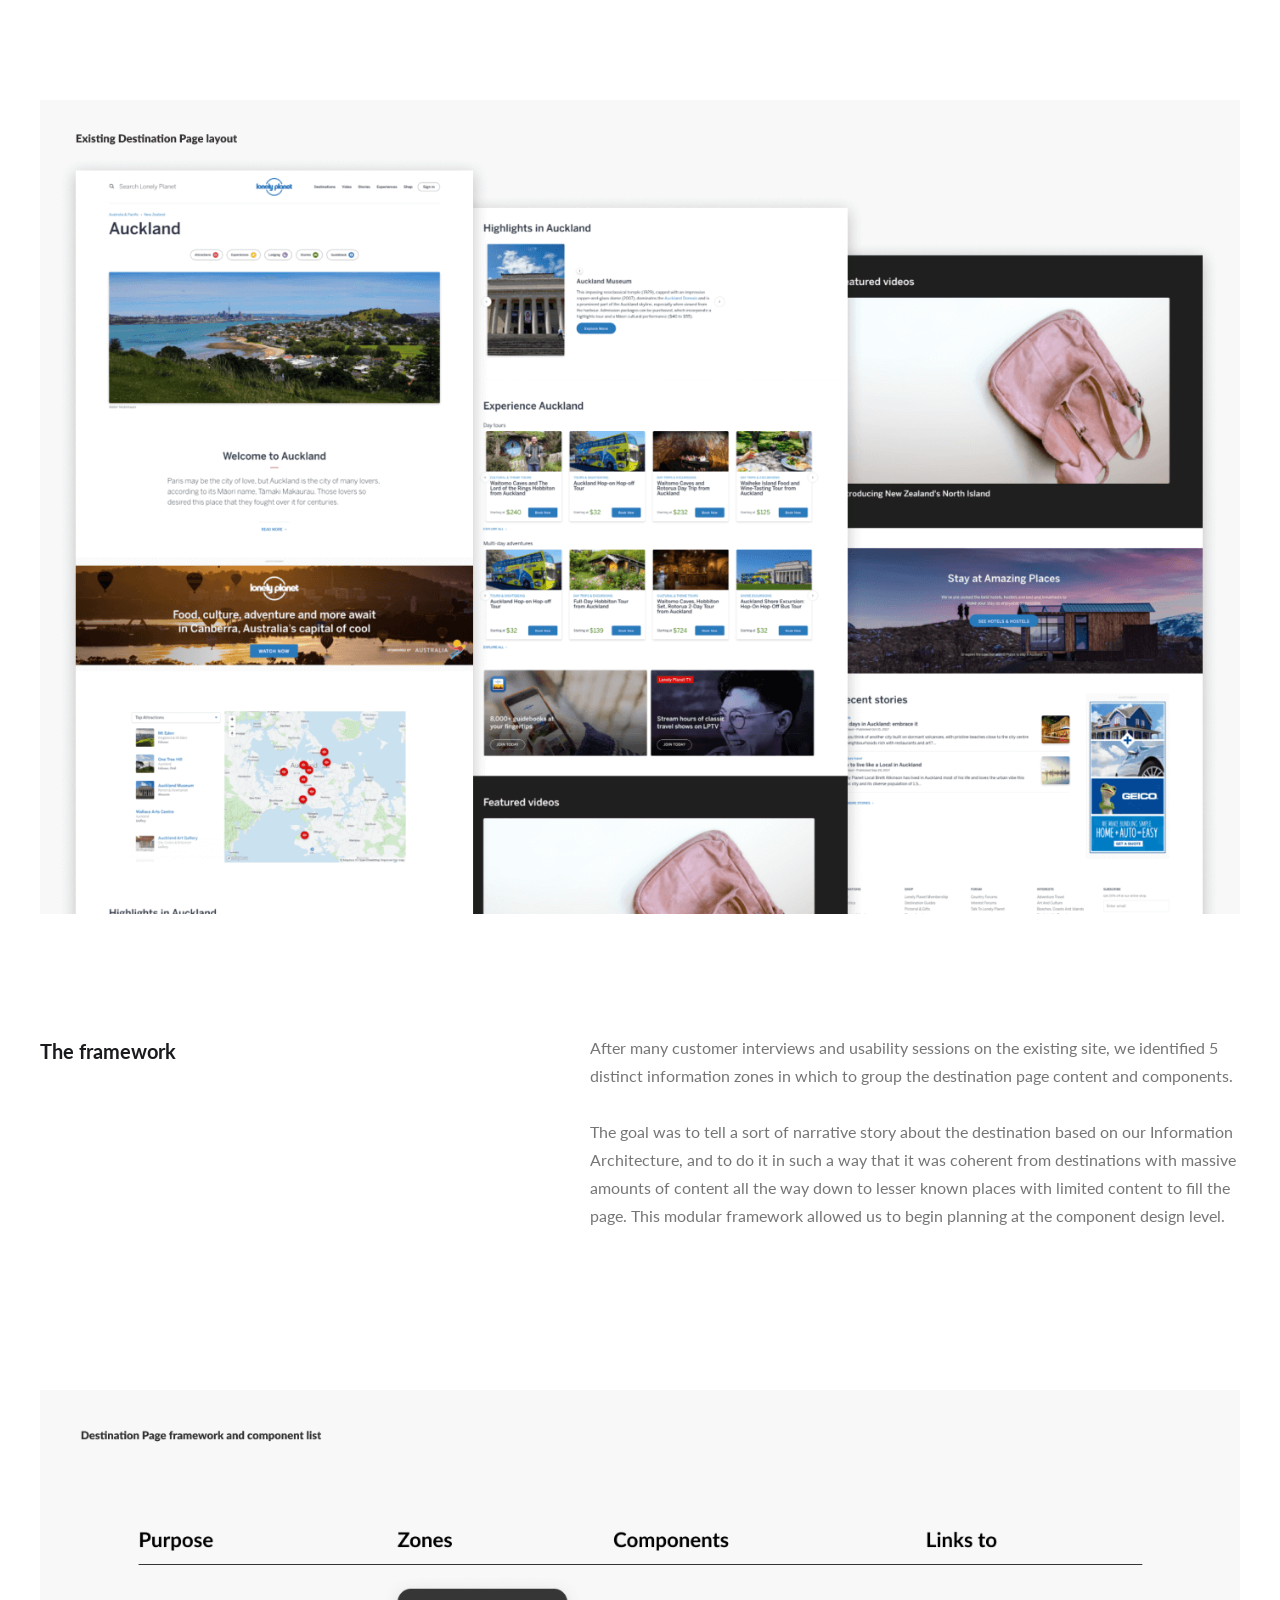
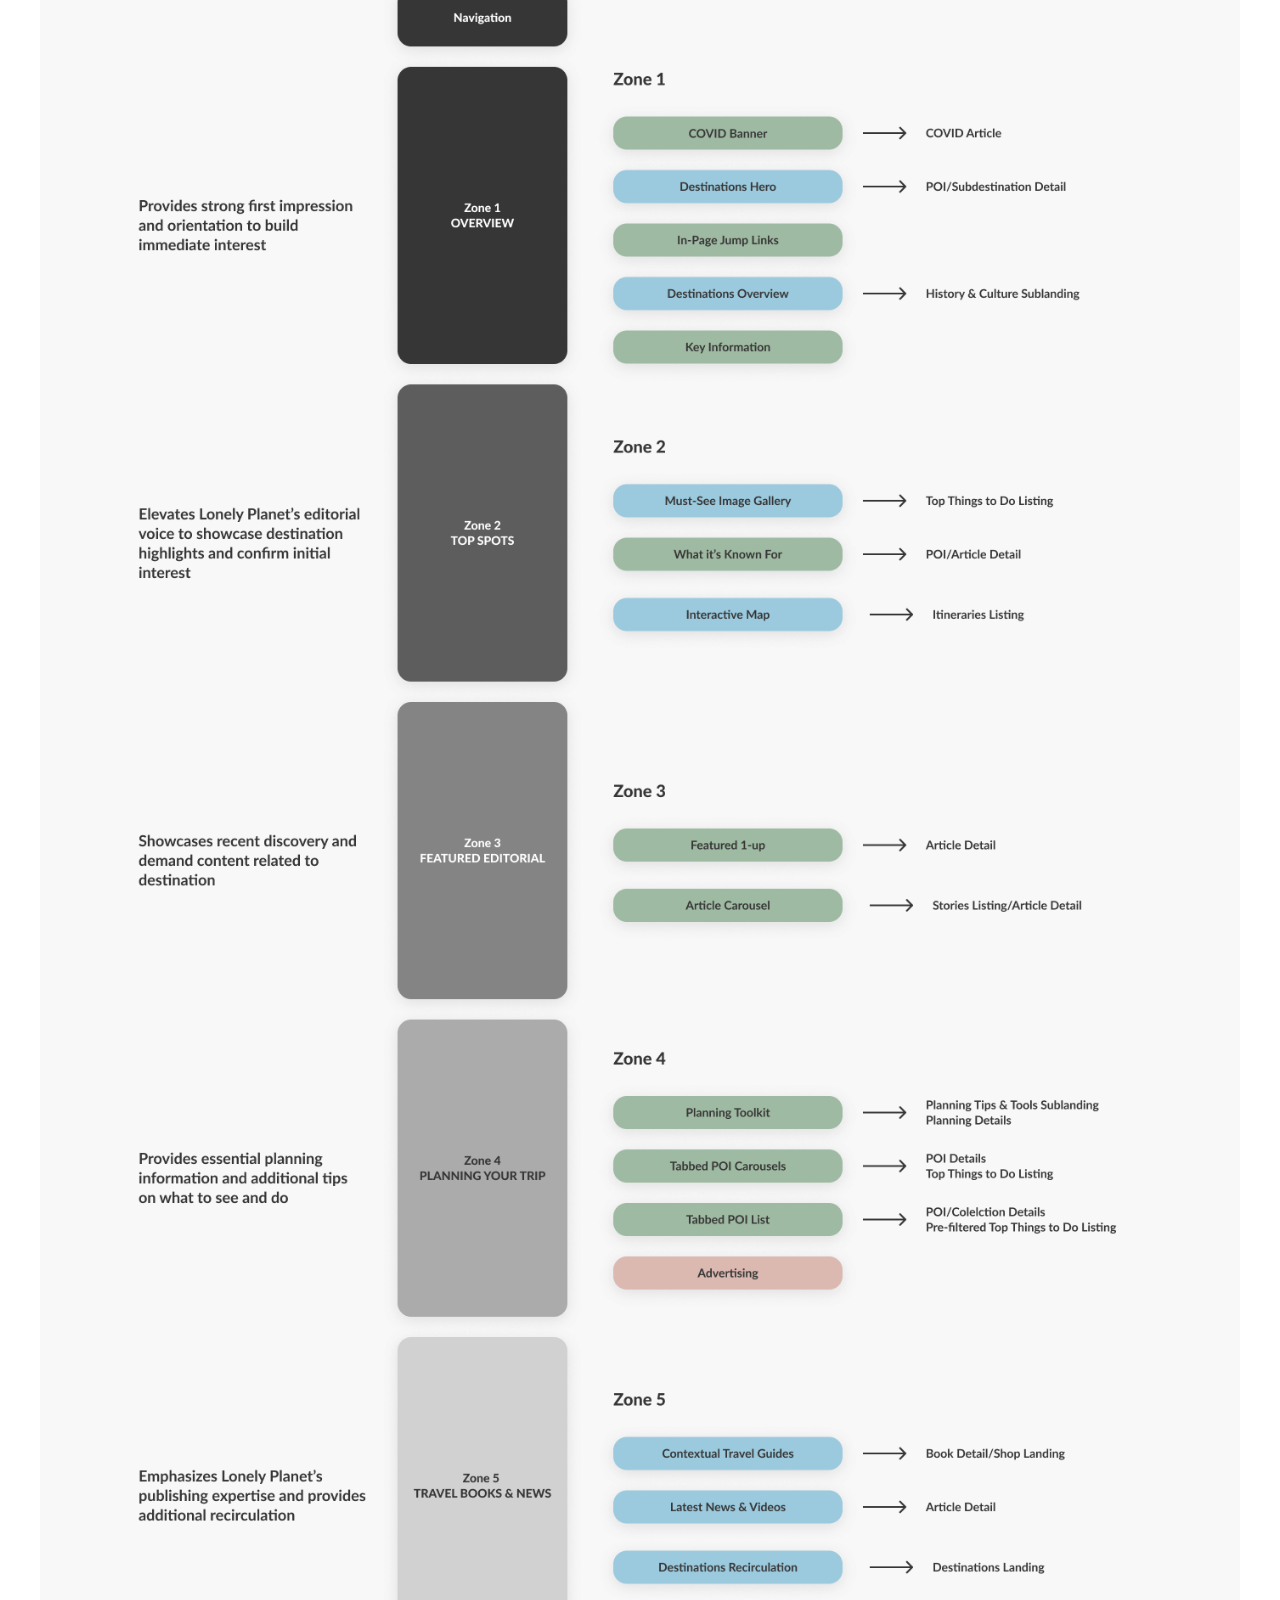
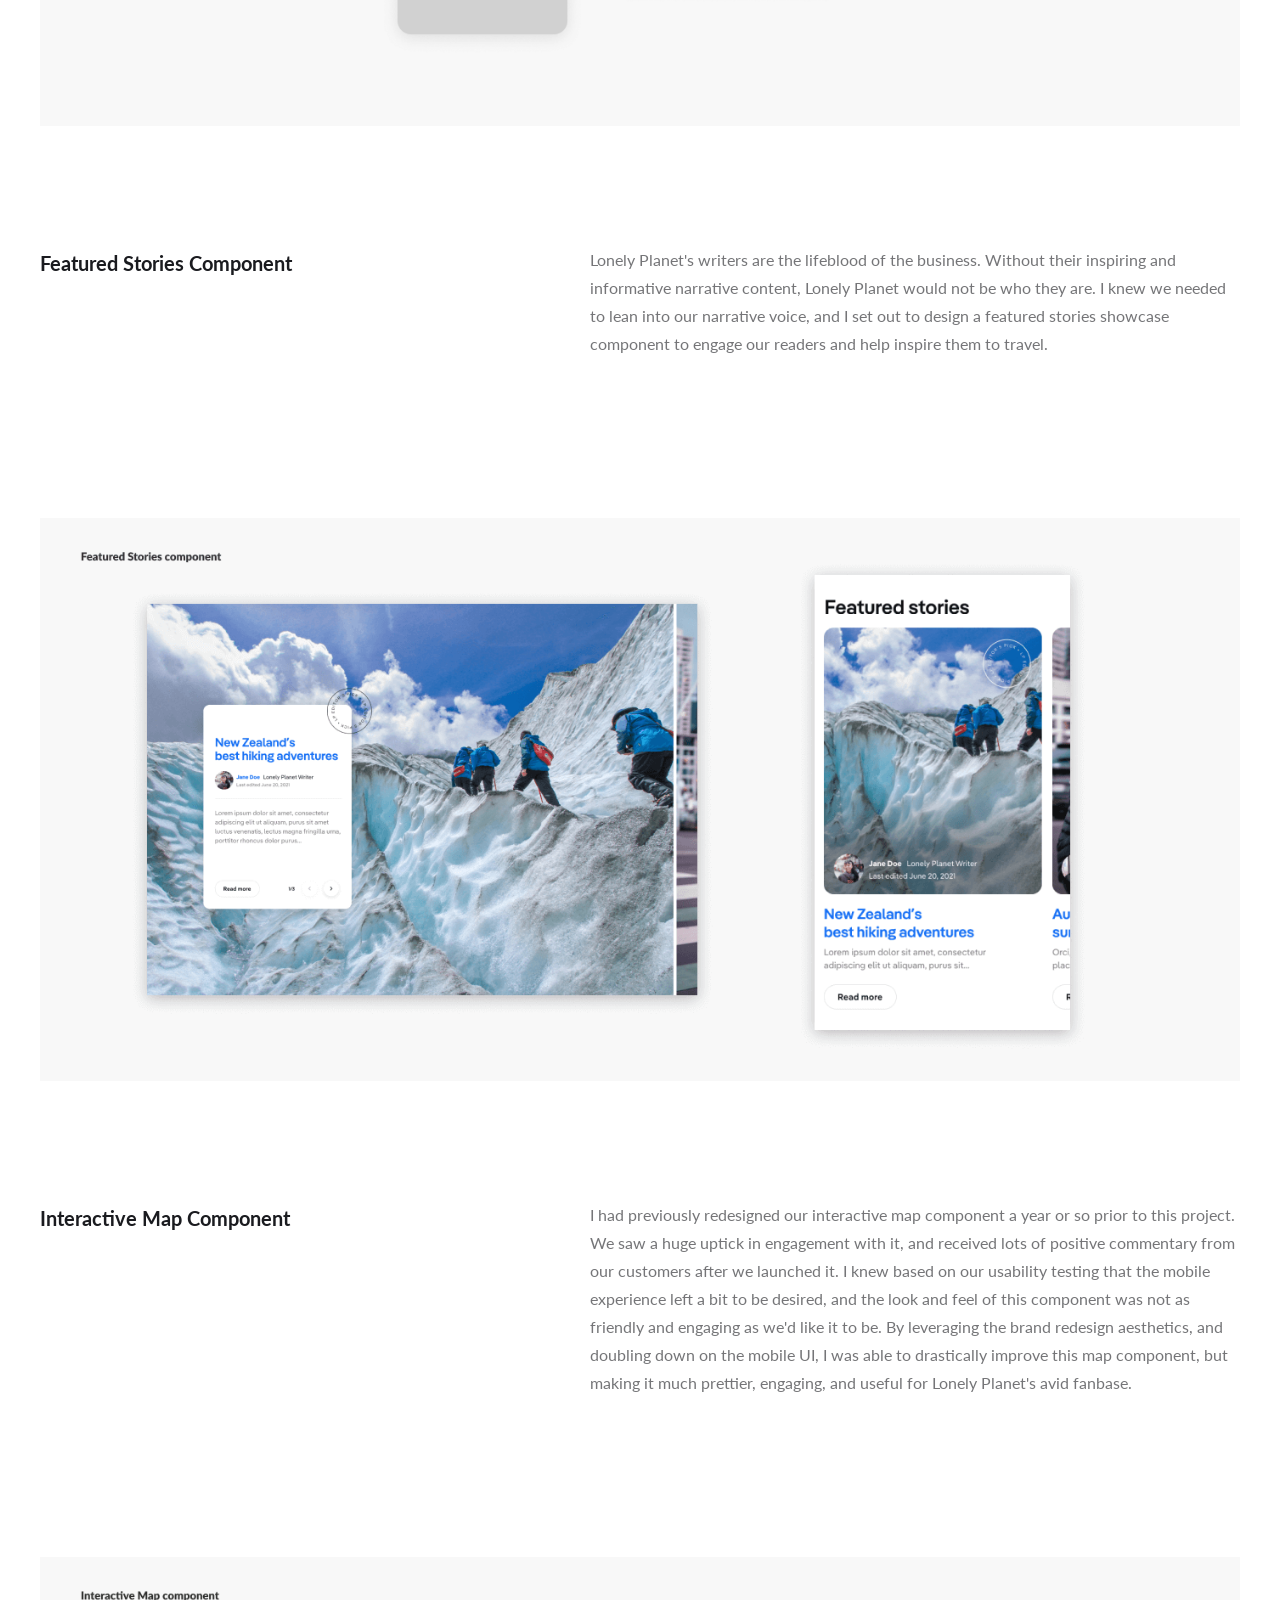
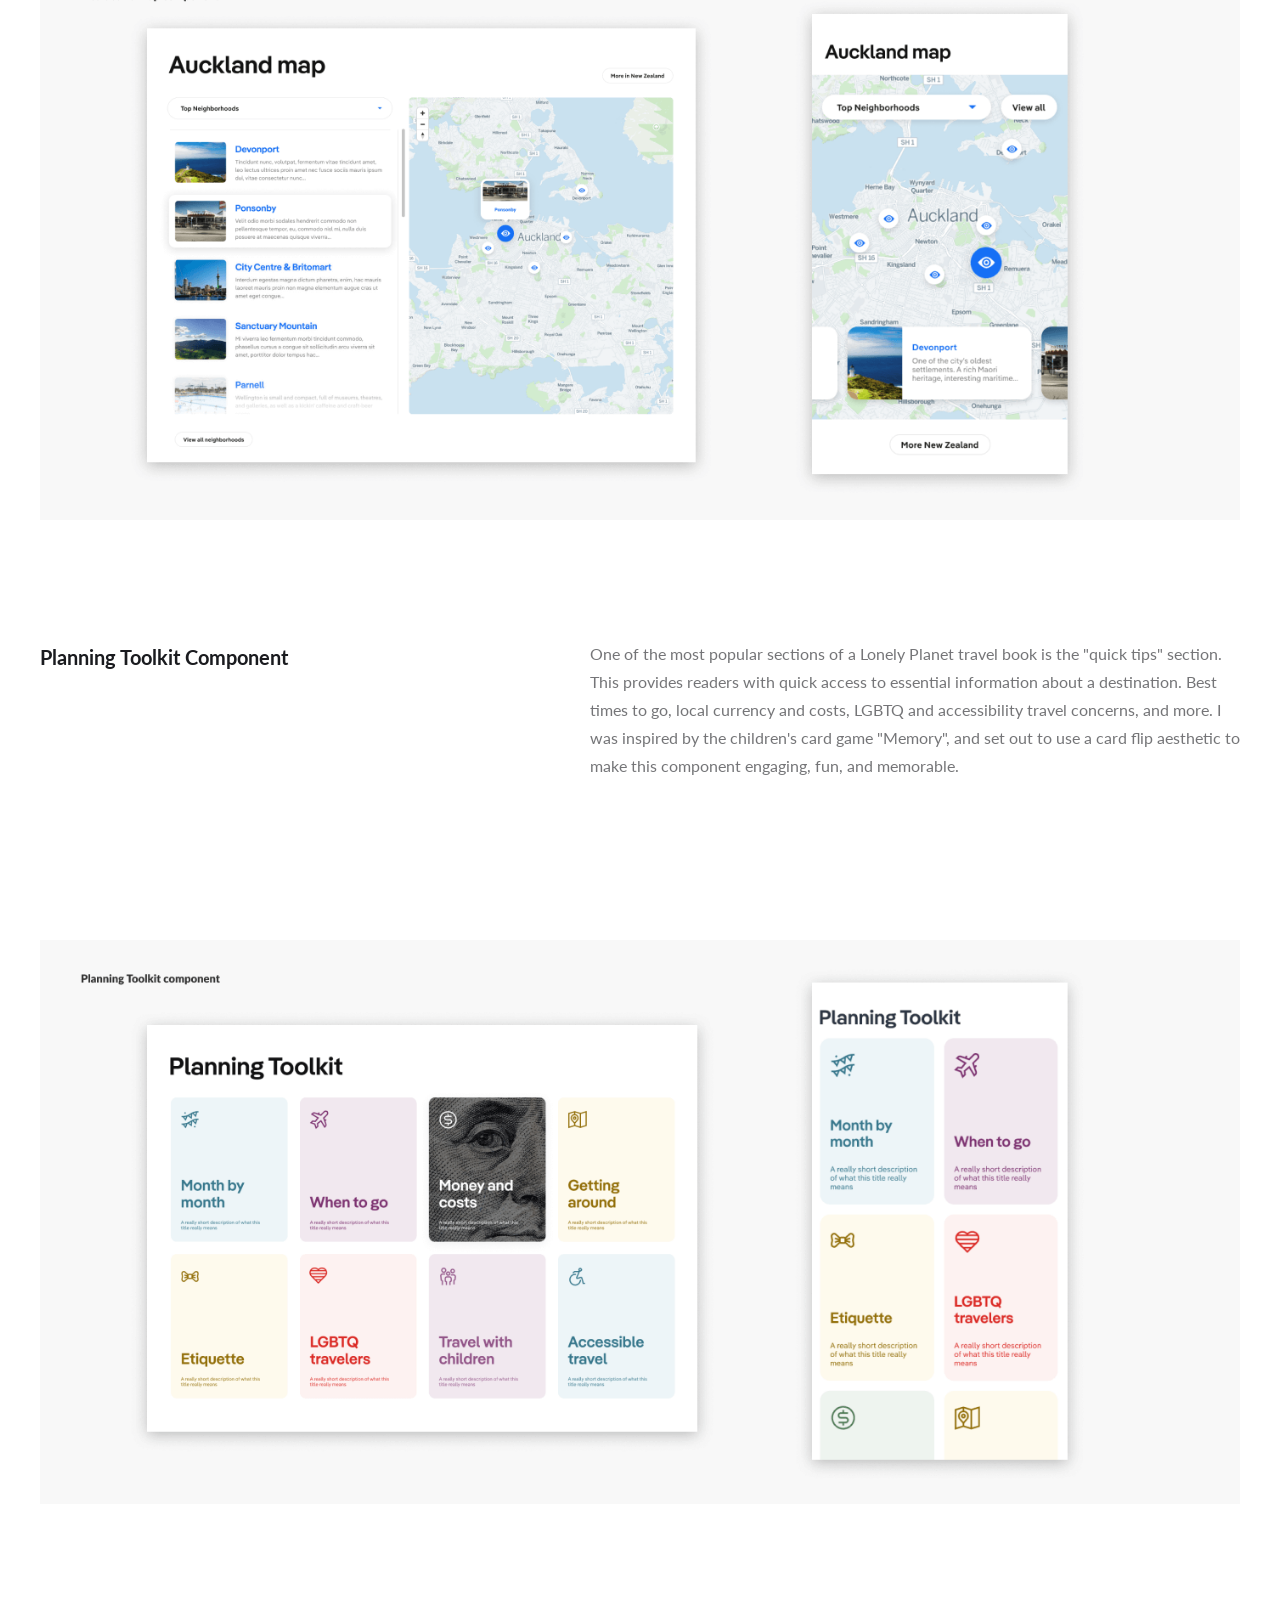
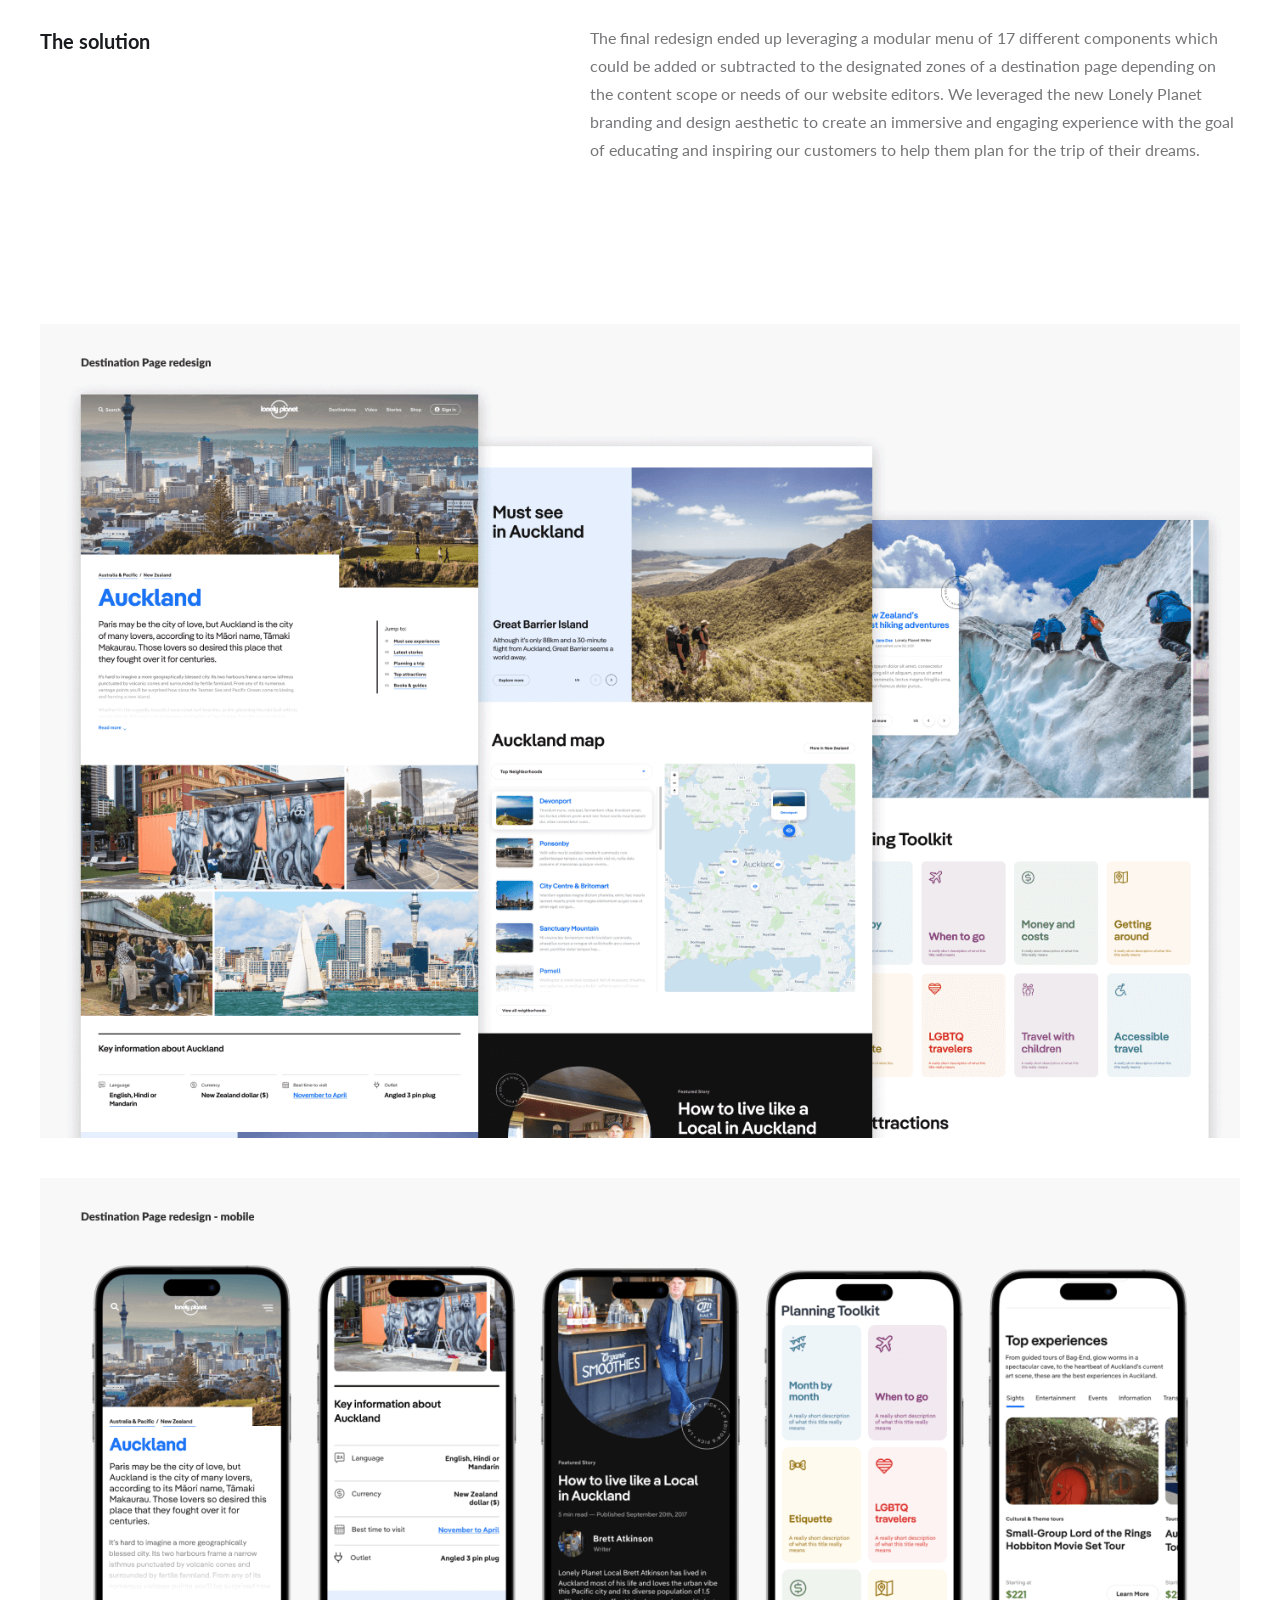
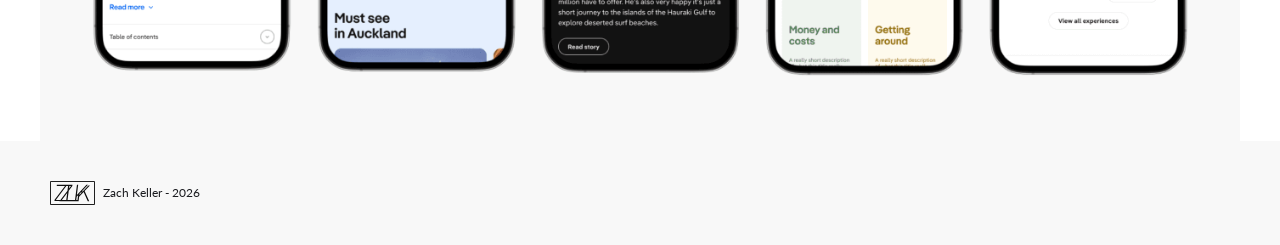
<file: work/lonely-planet-destinations/index.html>
<!DOCTYPE html>
<html lang="en">
<head>
  <meta charset="utf-8" />
  <meta name="viewport" content="width=device-width, initial-scale=1" />
  <title>Lonely Planet Destinations</title>
  <meta property="og:title" content="Lonely Planet Destinations" />
  <link rel="shortcut icon" type="image/png" href="../../assets/img/636a7064fd2b2c05be7f113c_favicon-32x32.png" />
  <link rel="apple-touch-icon" href="../../assets/img/636a70c839b40cb05adcfed5_webclip.png" />
  <link rel="preconnect" href="https://fonts.googleapis.com" />
  <link rel="preconnect" href="https://fonts.gstatic.com" crossorigin />
  <link href="https://fonts.googleapis.com/css2?family=Lato:ital,wght@0,400;0,700;0,900;1,400&family=Montserrat:ital,wght@0,300;0,400;0,500;0,600;0,700;1,400&display=swap" rel="stylesheet" />
  <link rel="stylesheet" href="../../assets/css/style.css" />
</head>
<body>
  <nav class="navigation">
    <a href="../../" class="logo-link"><img src="../../assets/img/634d82ab56a6ac2650821b72_zlk-logo.svg" width="75" alt="ZLK logo" class="logo-image" /></a>
  </nav>
  <main class="content">
    <div>
      <section class="section"><div class="container">
        <div class="project-overview-grid">
          <div>
            <h1 class="heading-jumbo">Lonely Planet Destinations</h1>
            <div class="paragraph-light">Lead UX Designer - 2/2021 - 10/2021</div>
          </div>
          <div>
            <div class="position-name-text">Project Overview</div>
            <div class="paragraph-light">Lonely Planet&#x27;s highest trafficked pages are the destination pages. These detail info, attractions, and need to know info on cities, countries, continents, and neighborhoods around the globe.</div>
          </div>
          <div>
            <div class="position-name-text">Project Goal</div>
            <div class="paragraph-light">Working with the brand design team, I set out to redesign the layout, visual look and feel, and components of Lonely Planet&#x27;s destination pages. The goal was to provide a much more inspirational and useful way for our customers to learn about locations around the world, and help them plan their dream trips.</div>
          </div>
        </div>
      </div></section>
      <section class="section feature-img"><div class="container">
      <img class="detail-header-image img-desktop" src="../../assets/img/63692a196516f997cd5337c5_Featured_image.png" alt="" loading="lazy" />
      <img class="detail-header-image img-mobile" src="../../assets/img/63692a7e45bc95585a9edb30_Featured_image_-_mobile.png" alt="" loading="lazy" />
      </div></section>
      <section class="section"><div class="container">
        <div class="project-description-grid">
          <div><div class="position-name-text">The problem</div></div>
          <div class="paragraph-light">The existing destination page layout and design was a getting a bit dated. It was functional, in a basic sense, but it didn't really inspire our customers they way Lonely Planet should. We knew we needed to lean hard into our photography, and provide a more curated information flow for the page content. It was also imperative that we think about "max" and "min" states of these pages. A destination page like New York City would obviously have more content and info than the one for Topeka, Kansas. I needed to come up with a framework and plan for how to handle the various amount of content across our pages, while providing modular components to populate the content and information in a way that was intuitive and delightful for our customers.</div>
        </div>
      </div></section>
      <section class="section feature-img"><div class="container">
      <img class="detail-header-image img-desktop" src="../../assets/img/6369262062c38a67bc984fed_Existing_desktop.png" alt="" loading="lazy" />
      <img class="detail-header-image img-mobile" src="../../assets/img/63692620f2a6882d85f8ee47_Existing_mobile.png" alt="" loading="lazy" />
      </div></section>
      <section class="section"><div class="container">
        <div class="project-description-grid">
          <div><div class="position-name-text">The framework</div></div>
          <div class="paragraph-light">After many customer interviews and usability sessions on the existing site, we identified 5 distinct information zones in which to group the destination page content and components. <br><br>The goal was to tell a sort of narrative story about the destination based on our Information Architecture, and to do it in such a way that it was coherent from destinations with massive amounts of content all the way down to lesser known places with limited content to fill the page. This modular framework allowed us to begin planning at the component design level.</div>
        </div>
      </div></section>
      <section class="section feature-img"><div class="container">
      <img class="detail-header-image img-desktop" src="../../assets/img/636928386516f9b57c530ea7_Framework_desktop.png" alt="" loading="lazy" />
      <img class="detail-header-image img-mobile" src="../../assets/img/63692622fc28b78a4d2b33da_Framework_desktop.png" alt="" loading="lazy" />
      </div></section>
      <section class="section"><div class="container">
        <div class="project-description-grid">
          <div><div class="position-name-text">Featured Stories Component</div></div>
          <div class="paragraph-light">Lonely Planet's writers are the lifeblood of the business. Without their inspiring and informative narrative content, Lonely Planet would not be who they are. I knew we needed to lean into our narrative voice, and I set out to design a featured stories showcase component to engage our readers and help inspire them to travel.</div>
        </div>
      </div></section>
      <section class="section feature-img"><div class="container">
      <img class="detail-header-image img-desktop" src="../../assets/img/6369329366eb941c6393b776_Featured_Stories.png" alt="" loading="lazy" />
      <img class="detail-header-image img-mobile" src="../../assets/img/6369329366eb94ef1693b775_Featured_Stories_mobile.png" alt="" loading="lazy" />
      </div></section>
      <section class="section"><div class="container">
        <div class="project-description-grid">
          <div><div class="position-name-text">Interactive Map Component</div></div>
          <div class="paragraph-light">I had previously redesigned our interactive map component a year or so prior to this project. We saw a huge uptick in engagement with it, and received lots of positive commentary from our customers after we launched it. I knew based on our usability testing that the mobile experience left a bit to be desired, and the look and feel of this component was not as friendly and engaging as we'd like it to be. By leveraging the brand redesign aesthetics, and doubling down on the mobile UI, I was able to drastically improve this map component, but making it much prettier, engaging, and useful for Lonely Planet's avid fanbase.</div>
        </div>
      </div></section>
      <section class="section feature-img"><div class="container">
      <img class="detail-header-image img-desktop" src="../../assets/img/6369329328ba31fb260def23_Interactive_Map.png" alt="" loading="lazy" />
      <img class="detail-header-image img-mobile" src="../../assets/img/63693293e5e8363bf191d2f8_Interactive_Map_mobile.png" alt="" loading="lazy" />
      </div></section>
      <section class="section"><div class="container">
        <div class="project-description-grid">
          <div><div class="position-name-text">Planning Toolkit Component</div></div>
          <div class="paragraph-light">One of the most popular sections of a Lonely Planet travel book is the "quick tips" section. This provides readers with quick access to essential information about a destination. Best times to go, local currency and costs, LGBTQ and accessibility travel concerns, and more. I was inspired by the children's card game "Memory", and set out to use a card flip aesthetic to make this component engaging, fun, and memorable.</div>
        </div>
      </div></section>
      <section class="section feature-img"><div class="container">
      <img class="detail-header-image img-desktop" src="../../assets/img/63695de7b4df2afa8a0b7825_Planning_Toolkit.png" alt="" loading="lazy" />
      <img class="detail-header-image img-mobile" src="../../assets/img/63695de6af036133110500a0_Planning_Toolkit_mobile.png" alt="" loading="lazy" />
      </div></section>
      <section class="section"><div class="container">
        <div class="project-description-grid">
          <div><div class="position-name-text">The solution</div></div>
          <div class="paragraph-light">The final redesign ended up leveraging a modular menu of 17 different components which could be added or subtracted to the designated zones of a destination page depending on the content scope or needs of our website editors. We leveraged the new Lonely Planet branding and design aesthetic to create an immersive and engaging experience with the goal of educating and inspiring our customers to help them plan for the trip of their dreams.</div>
        </div>
      </div></section>
      <section class="section feature-img"><div class="container">
      <img class="detail-header-image img-desktop" src="../../assets/img/636926211303a59c76deea58_Redesign_desktop_desktop.png" alt="" loading="lazy" />
      <img class="detail-header-image img-desktop top-spacing" src="../../assets/img/63692620d63c3c75ba91fe99_Redesign_mobile_desktop.png" alt="" loading="lazy" />
      <img class="detail-header-image img-mobile" src="../../assets/img/636926217bdfad31a3ab02ad_Redesign_desktop_mobile.png" alt="" loading="lazy" />
      <img class="detail-header-image img-mobile" src="../../assets/img/63692620445f9b944ad850a1_Redesign_mobile_mobile.png" alt="" loading="lazy" />
      </div></section>
    </div>
  </main>

  <footer class="footer-wrap">
    <a href="../../" class="footer-link">
      <img src="../../assets/img/634d82ab56a6ac2650821b72_zlk-logo.svg" width="15" alt="ZLK logo" class="footer-logo" />
      <span class="paragraph-tiny">Zach Keller - 2026</span>
    </a>
  </footer>
</body>
</html>
</file>
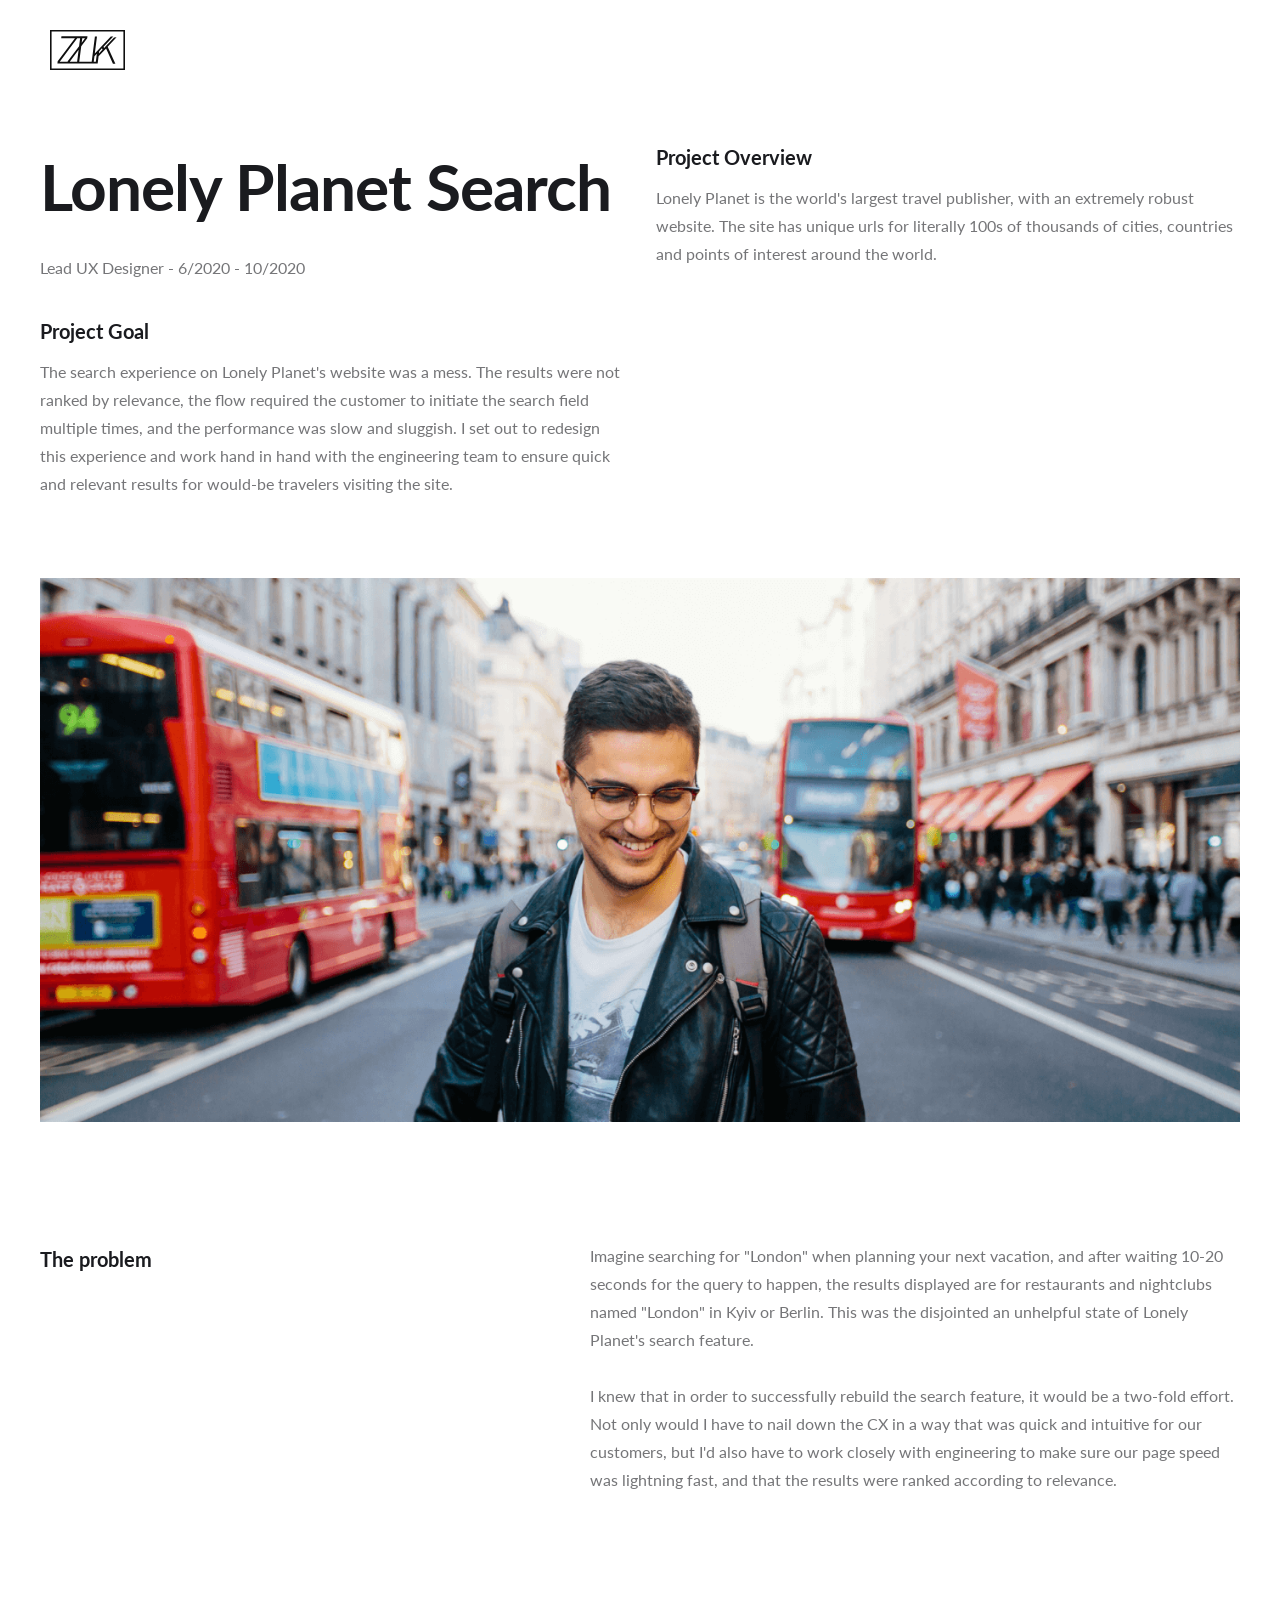
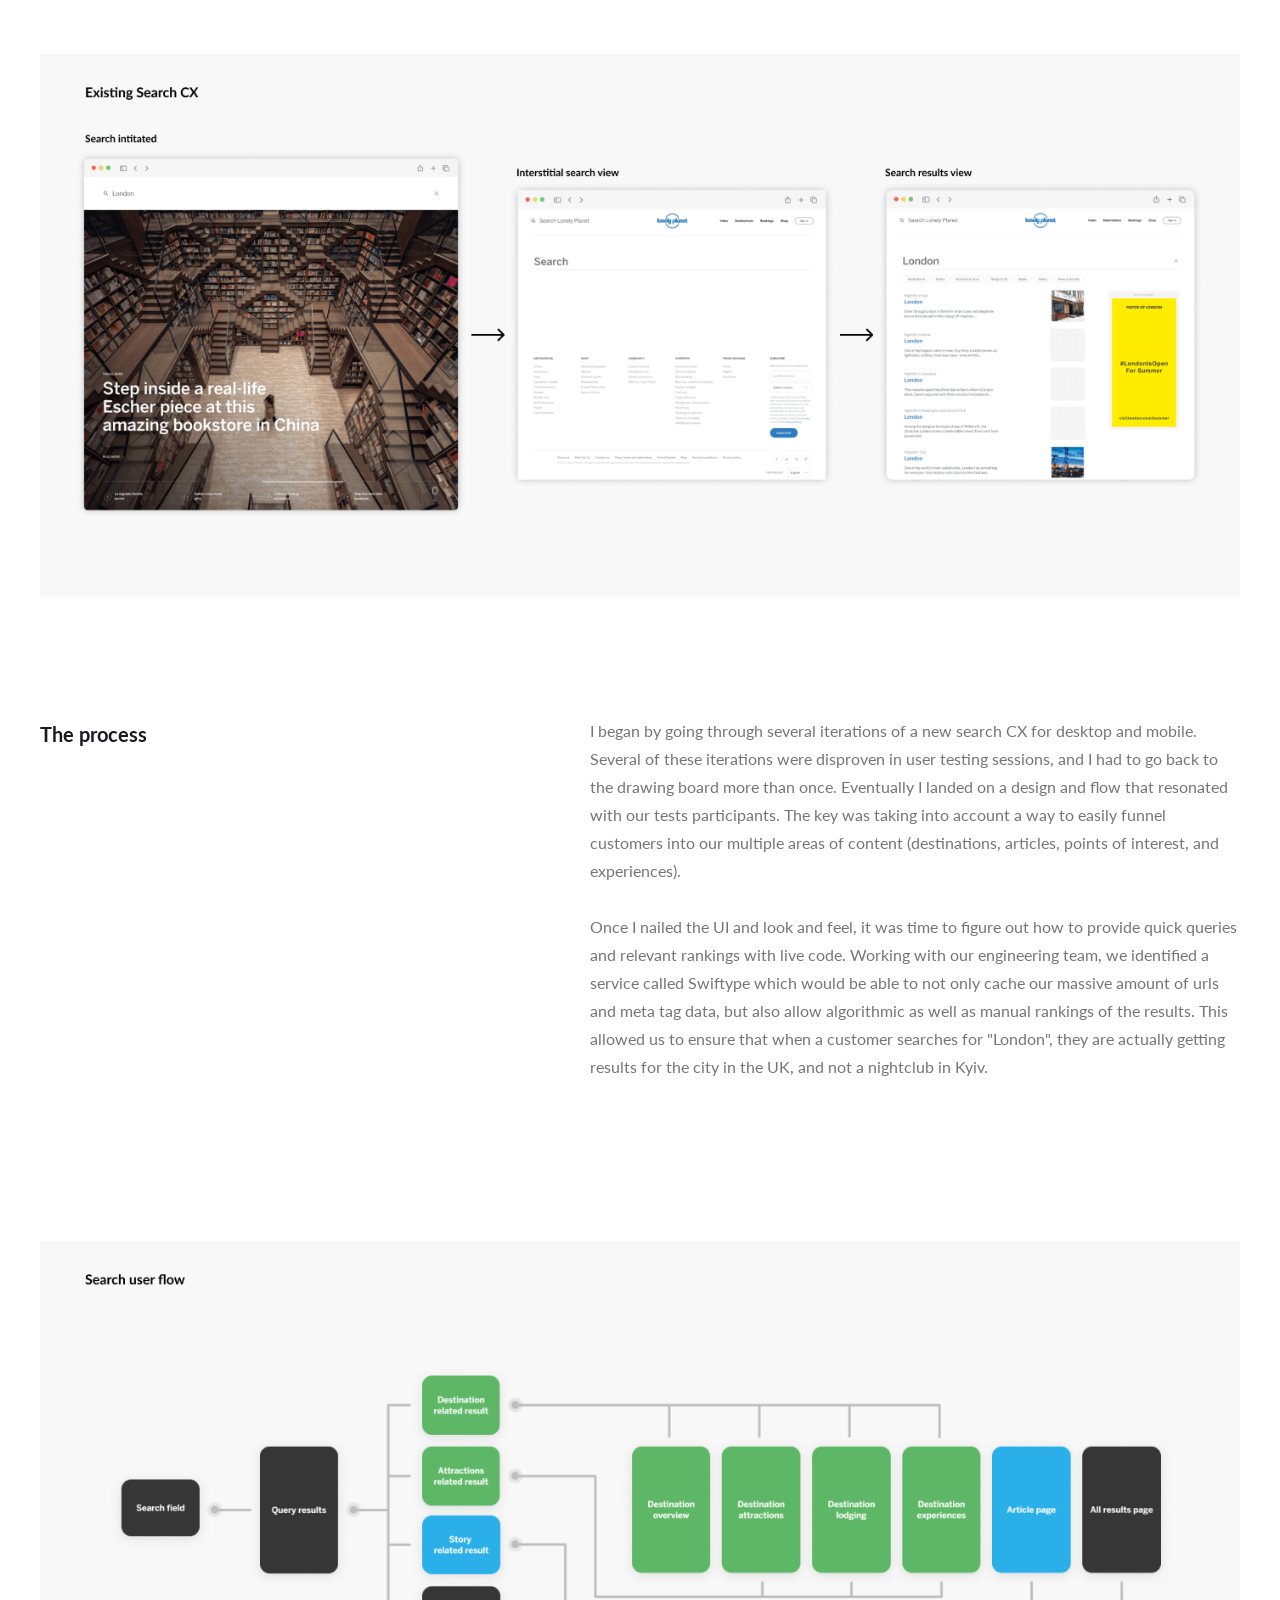
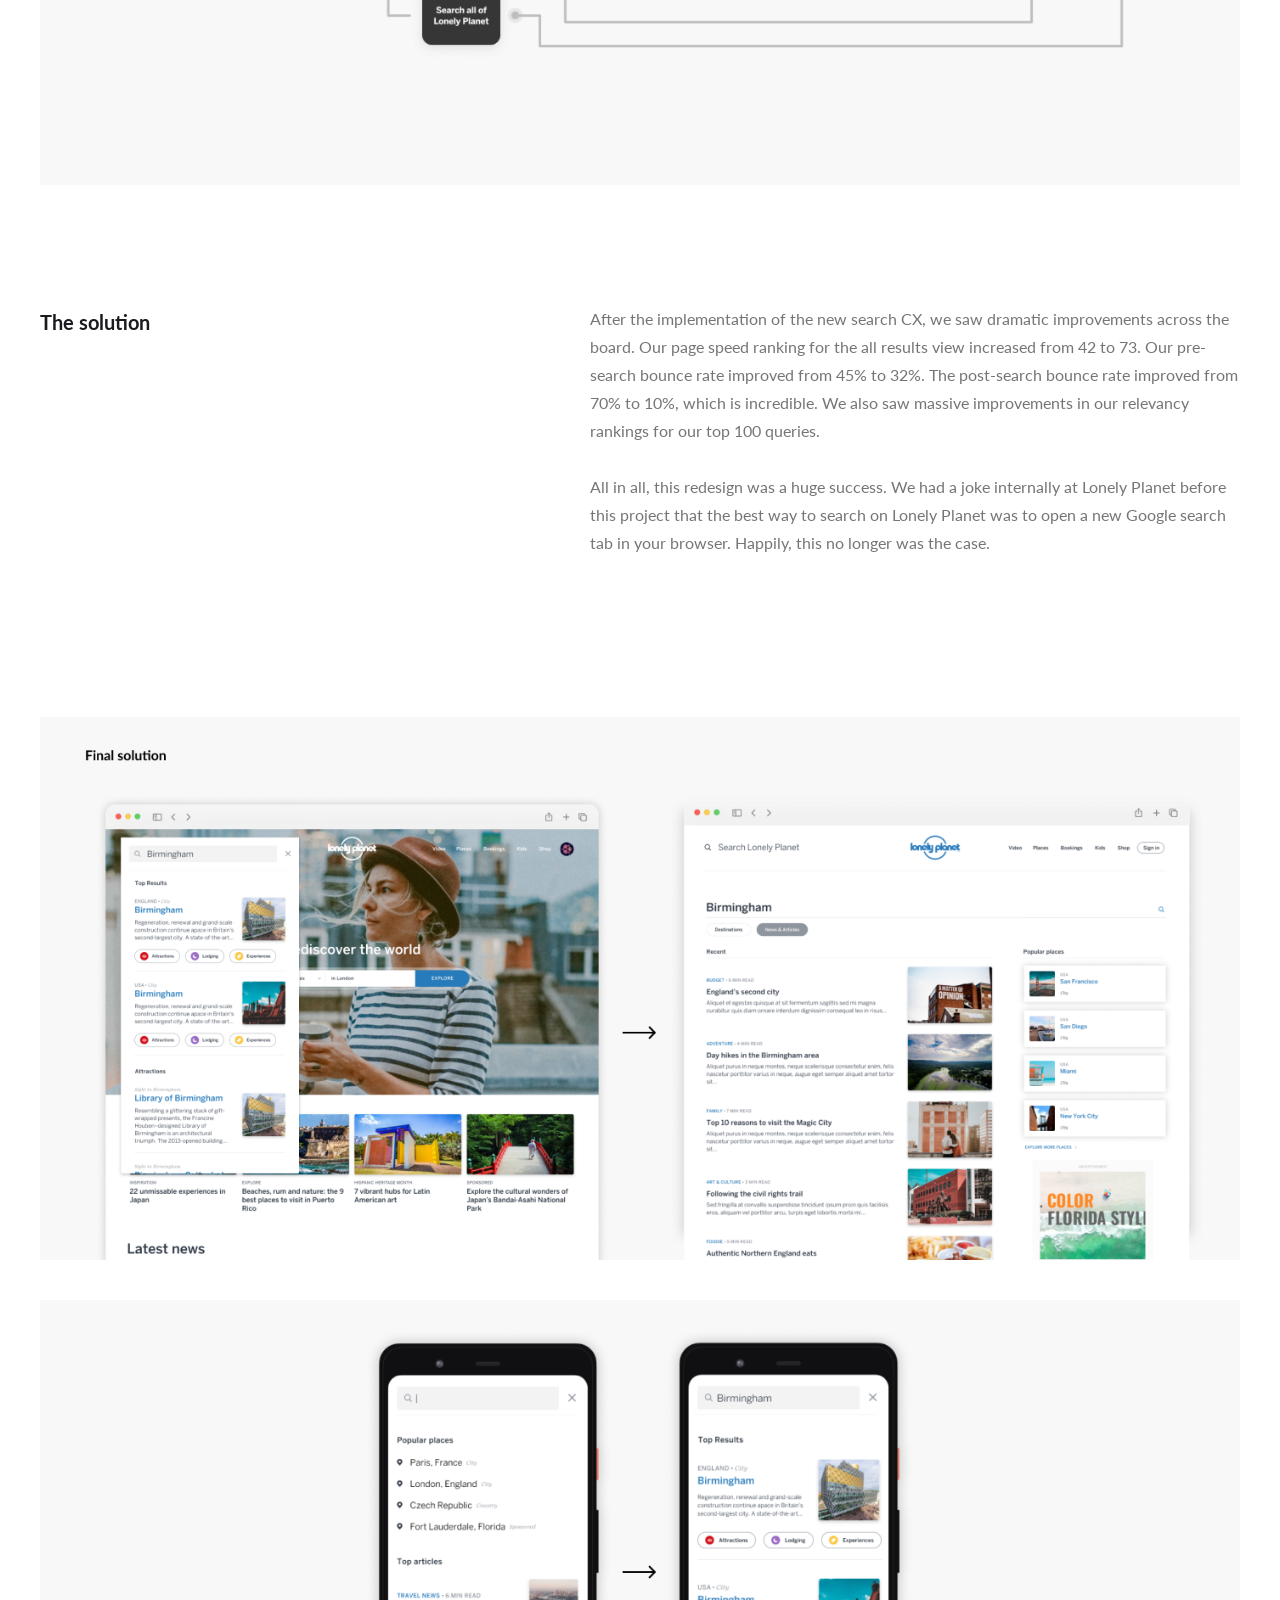
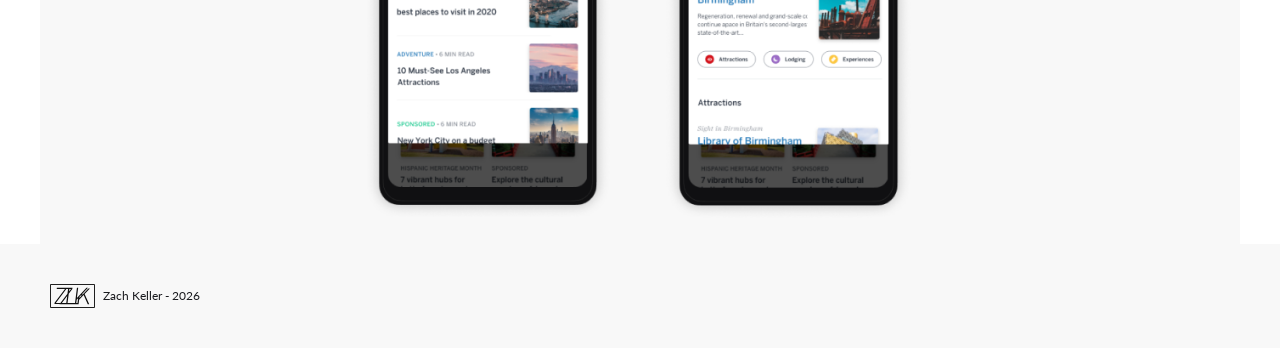
<file: work/lonely-planet-search/index.html>
<!DOCTYPE html>
<html lang="en">
<head>
  <meta charset="utf-8" />
  <meta name="viewport" content="width=device-width, initial-scale=1" />
  <title>Lonely Planet Search</title>
  <meta property="og:title" content="Lonely Planet Search" />
  <link rel="shortcut icon" type="image/png" href="../../assets/img/636a7064fd2b2c05be7f113c_favicon-32x32.png" />
  <link rel="apple-touch-icon" href="../../assets/img/636a70c839b40cb05adcfed5_webclip.png" />
  <link rel="preconnect" href="https://fonts.googleapis.com" />
  <link rel="preconnect" href="https://fonts.gstatic.com" crossorigin />
  <link href="https://fonts.googleapis.com/css2?family=Lato:ital,wght@0,400;0,700;0,900;1,400&family=Montserrat:ital,wght@0,300;0,400;0,500;0,600;0,700;1,400&display=swap" rel="stylesheet" />
  <link rel="stylesheet" href="../../assets/css/style.css" />
</head>
<body>
  <nav class="navigation">
    <a href="../../" class="logo-link"><img src="../../assets/img/634d82ab56a6ac2650821b72_zlk-logo.svg" width="75" alt="ZLK logo" class="logo-image" /></a>
  </nav>
  <main class="content">
    <div>
      <section class="section"><div class="container">
        <div class="project-overview-grid">
          <div>
            <h1 class="heading-jumbo">Lonely Planet Search</h1>
            <div class="paragraph-light">Lead UX Designer - 6/2020 - 10/2020</div>
          </div>
          <div>
            <div class="position-name-text">Project Overview</div>
            <div class="paragraph-light">Lonely Planet is the world&#x27;s largest travel publisher, with an extremely robust website. The site has unique urls for literally 100s of thousands of cities, countries and points of interest around the world.</div>
          </div>
          <div>
            <div class="position-name-text">Project Goal</div>
            <div class="paragraph-light">The search experience on Lonely Planet&#x27;s website was a mess. The results were not ranked by relevance, the flow required the customer to initiate the search field multiple times, and the performance was slow and sluggish. I set out to redesign this experience and work hand in hand with the engineering team to ensure quick and relevant results for would-be travelers visiting the site.</div>
          </div>
        </div>
      </div></section>
      <section class="section feature-img"><div class="container">
      <img class="detail-header-image img-desktop" src="../../assets/img/635156bc06552af349533318_LP_search_featured_desktop.png" alt="" loading="lazy" />
      <img class="detail-header-image img-mobile" src="../../assets/img/635156bc485d397d2afbf7d9_LP_search_featured_mobile.png" alt="" loading="lazy" />
      </div></section>
      <section class="section"><div class="container">
        <div class="project-description-grid">
          <div><div class="position-name-text">The problem</div></div>
          <div class="paragraph-light">Imagine searching for "London" when planning your next vacation, and after waiting 10-20 seconds for the query to happen, the results displayed are for restaurants and nightclubs named "London" in Kyiv or Berlin. This was the disjointed an unhelpful state of Lonely Planet's search feature.<br><br>I knew that in order to successfully rebuild the search feature, it would be a two-fold effort. Not only would I have to nail down the CX in a way that was quick and intuitive for our customers, but I'd also have to work closely with engineering to make sure our page speed was lightning fast, and that the results were ranked according to relevance.</div>
        </div>
      </div></section>
      <section class="section feature-img"><div class="container">
      <img class="detail-header-image img-desktop" src="../../assets/img/63506d91547a1803ce25efcd_LP_Search_existing_desktop.png" alt="" loading="lazy" />
      <img class="detail-header-image img-mobile" src="../../assets/img/63506d916ae731de985c6f80_LP_Search_existing_mobile.png" alt="" loading="lazy" />
      </div></section>
      <section class="section"><div class="container">
        <div class="project-description-grid">
          <div><div class="position-name-text">The process</div></div>
          <div class="paragraph-light">I began by going through several iterations of a new search CX for desktop and mobile. Several of these iterations were disproven in user testing sessions, and I had to go back to the drawing board more than once. Eventually I landed on a design and flow that resonated with our tests participants. The key was taking into account a way to easily funnel customers into our multiple areas of content (destinations, articles, points of interest, and experiences). <br><br>Once I nailed the UI and look and feel, it was time to figure out how to provide quick queries and relevant rankings with live code. Working with our engineering team, we identified a service called Swiftype which would be able to not only cache our massive amount of urls and meta tag data, but also allow algorithmic as well as manual rankings of the results. This allowed us to ensure that when a customer searches for "London", they are actually getting results for the city in the UK, and not a nightclub in Kyiv.</div>
        </div>
      </div></section>
      <section class="section feature-img"><div class="container">
      <img class="detail-header-image img-desktop" src="../../assets/img/63506d90d76cc5a1e981f149_LP_Search_flow_desktop.png" alt="" loading="lazy" />
      <img class="detail-header-image img-mobile" src="../../assets/img/63506d90d76cc5cde181f14a_LP_Search_flow_mobile.png" alt="" loading="lazy" />
      </div></section>
      <section class="section"><div class="container">
        <div class="project-description-grid">
          <div><div class="position-name-text">The solution</div></div>
          <div class="paragraph-light">After the implementation of the new search CX, we saw dramatic improvements across the board. Our page speed ranking for the all results view increased from 42 to 73. Our pre-search bounce rate improved from 45% to 32%. The post-search bounce rate improved from 70% to 10%, which is incredible. We also saw massive improvements in our relevancy rankings for our top 100 queries.<br><br>All in all, this redesign was a huge success. We had a joke internally at Lonely Planet before this project that the best way to search on Lonely Planet was to open a new Google search tab in your browser. Happily, this no longer was the case.</div>
        </div>
      </div></section>
      <section class="section feature-img"><div class="container">
      <img class="detail-header-image img-desktop" src="../../assets/img/6350aaaf7b016e67189a4278_LP_search_final_1_desktop.png" alt="" loading="lazy" />
      <img class="detail-header-image img-desktop top-spacing" src="../../assets/img/6350aaae7963e0154da9d210_LP_search_final_2_desktop.png" alt="" loading="lazy" />
      <img class="detail-header-image img-mobile" src="../../assets/img/6350aaae5680c60af726d0ea_LP_search_final_1_mobile.png" alt="" loading="lazy" />
      <img class="detail-header-image img-mobile" src="../../assets/img/6350aaaee478f8904ed33e83_LP_search_final_2_mobile.png" alt="" loading="lazy" />
      </div></section>
    </div>
  </main>

  <footer class="footer-wrap">
    <a href="../../" class="footer-link">
      <img src="../../assets/img/634d82ab56a6ac2650821b72_zlk-logo.svg" width="15" alt="ZLK logo" class="footer-logo" />
      <span class="paragraph-tiny">Zach Keller - 2026</span>
    </a>
  </footer>
</body>
</html>
</file>
<file: assets/css/style.css>
/* Zach Keller — portfolio
   Hand-rebuilt from the original Webflow site. Design tokens preserved:
   fonts Montserrat (body) + Lato (display), dark pill buttons, light footer. */

:root {
  --text: #1a1b1f;
  --bg: #fff;
  --footer-bg: #f8f8f8;
  --button-bg: #1a1a1a;
  --container: 1413px;
}

* { box-sizing: border-box; }

html { -webkit-text-size-adjust: 100%; }

body {
  margin: 0;
  color: var(--text);
  background-color: var(--bg);
  font-family: Montserrat, sans-serif;
  font-size: 16px;
  font-weight: 400;
  line-height: 28px;
  display: flex;
  flex-direction: column;
  align-items: center;
  min-height: 100vh;
}

img { display: block; max-width: 100%; }

a { color: var(--text); text-decoration: underline; transition: opacity .2s; }
a:hover { opacity: .7; }

/* ---------- layout ---------- */
.container {
  width: 100%;
  max-width: var(--container);
  margin: 0 auto;
  padding: 0 40px;
}

.section {
  width: 100%;
  display: flex;
  flex-wrap: wrap;
  justify-content: center;
}

/* ---------- nav ---------- */
.navigation {
  width: 100%;
  display: flex;
  align-items: center;
  align-self: flex-start;
  padding: 30px 50px;
  background: transparent;
}
.logo-image { width: 75px; }
.logo-link { line-height: 0; }

/* ---------- hero ---------- */
.intro-wrap {
  margin: 60px 0 140px;
  text-align: left;
}
.name-text {
  font-family: Lato, sans-serif;
  font-size: 20px;
  line-height: 34px;
}
.paragraph-light {
  opacity: .6;
  font-family: Lato, sans-serif;
}
.hello {
  padding-top: 20px;
  font-family: Lato, sans-serif;
  font-size: 64px;
  font-weight: 700;
  line-height: 74px;
}
.tagline {
  margin: 0;
  padding-bottom: 20px;
  font-family: Lato, sans-serif;
  font-size: 64px;
  font-weight: 400;
  line-height: 64px;
}
.social-row { display: flex; }
.link-box { padding-right: 16px; display: block; line-height: 0; }
.link-box img { width: 28px; height: 28px; }

/* ---------- project grid (home) ---------- */
.project-grid {
  display: grid;
  grid-template-columns: 1fr 1fr 1fr;
  gap: 16px;
  margin-bottom: 140px;
}
.project-card {
  display: block;
  text-decoration: none;
  color: inherit;
}
.project-card img { width: 100%; border-radius: 4px; }
.project-card.is-disabled { cursor: default; opacity: .55; }
.project-title {
  padding-top: 10px;
  font-family: Lato, sans-serif;
  font-size: 20px;
  font-weight: 700;
}

/* ---------- case study ---------- */
.heading-jumbo {
  margin: 10px 0;
  padding-bottom: 20px;
  font-family: Lato, sans-serif;
  font-size: 64px;
  font-weight: 700;
  line-height: 74px;
  letter-spacing: -1px;
}
.project-overview-grid {
  display: grid;
  grid-template-columns: 1fr 1fr;
  gap: 32px;
  margin: 40px 0;
}
.project-description-grid {
  display: grid;
  grid-template-columns: 2fr 2.5fr;
  gap: 30px;
  margin: 120px 0;
}
.position-name-text {
  margin-bottom: 10px;
  font-family: Lato, sans-serif;
  font-size: 20px;
  font-weight: 700;
  line-height: 34px;
  text-align: left;
}
.detail-header-image {
  width: 100%;
  margin: 40px auto 0;
}
.detail-header-image.top-spacing { margin-top: 40px; }

/* full-width image sections */
.feature-img, .project-img { padding: 0 20px; }
.feature-img .container, .project-img .container { max-width: var(--container); padding: 0 20px; }
.img-mobile { display: none; }

/* launch button block */
.launch-block { margin-top: 40px; }
.button-2 {
  display: inline-block;
  margin-top: 12px;
  padding: 9px 32px;
  color: #fff;
  background-color: var(--button-bg);
  border-radius: 50px;
  font-family: Lato, sans-serif;
  font-weight: 400;
  text-decoration: none;
}
.button-2:hover { opacity: .85; }
.launch-centered { width: 100%; text-align: center; margin: 40px 0; }
.bold-text { display: block; padding-bottom: 10px; }

/* ---------- contact ---------- */
.email-section {
  width: 70%;
  margin: 140px auto 200px;
  text-align: center;
}
.email-section h3 {
  font-family: Lato, sans-serif;
  font-weight: 700;
}
.email-section p { font-family: Lato, sans-serif; }
.email-link {
  display: inline-block;
  margin: 15px 0;
  font-family: Lato, sans-serif;
  font-size: 32px;
  font-weight: 400;
  line-height: 88px;
  text-decoration: none;
}

/* ---------- footer ---------- */
.footer-wrap {
  width: 100%;
  margin-top: auto;
  padding: 40px 50px;
  background-color: var(--footer-bg);
  display: flex;
  justify-content: space-between;
  align-items: center;
}
.footer-link {
  display: flex;
  align-items: center;
  text-decoration: none;
  color: inherit;
}
.footer-logo { width: 45px; margin-right: 8px; }
.paragraph-tiny {
  font-family: Lato, sans-serif;
  font-size: 12px;
  line-height: 20px;
}

/* ---------- password gate ---------- */
.gate {
  width: 100%;
  min-height: 60vh;
  display: flex;
  flex-direction: column;
  align-items: center;
  justify-content: center;
  gap: 16px;
  text-align: center;
  padding: 40px;
}
.gate h1 { font-family: Lato, sans-serif; }
.gate form { display: flex; gap: 8px; }
.gate input[type="password"] {
  padding: 10px 16px;
  font-size: 16px;
  border: 1px solid #ccc;
  border-radius: 6px;
}
.gate button {
  padding: 10px 24px;
  font-family: Lato, sans-serif;
  color: #fff;
  background: var(--button-bg);
  border: 0;
  border-radius: 50px;
  cursor: pointer;
}
.gate .error { color: #b00; min-height: 20px; }
[data-protected] { display: none; }
body.unlocked [data-protected] { display: block; }
body.unlocked .gate { display: none; }

/* ---------- responsive ---------- */
@media (max-width: 991px) {
  .navigation { padding: 25px 30px; }
  .heading-jumbo { font-size: 56px; line-height: 70px; }
}
@media (max-width: 767px) {
  .container { padding: 0 16px; }
  .navigation { padding: 20px; }
  .intro-wrap { margin: 20px 0 60px; }
  .hello { font-size: 40px; line-height: 40px; }
  .tagline { font-size: 32px; line-height: 34px; }
  .project-grid { grid-template-columns: 1fr; gap: 8px; margin-bottom: 60px; }
  .heading-jumbo { font-size: 40px; line-height: 42px; text-align: left; }
  .project-overview-grid { grid-template-columns: 1fr; gap: 28px; margin: 20px 0 0; }
  .project-description-grid { grid-template-columns: 1fr; gap: 28px; margin: 40px 0; }
  .email-section { width: 80%; max-width: 470px; margin: 120px auto; }
  .email-link { font-size: 24px; line-height: 46px; }
  .footer-wrap { flex-direction: column; align-items: flex-start; gap: 12px; padding-left: 16px; }
  /* swap desktop/mobile images */
  .img-desktop { display: none; }
  .img-mobile { display: block; }
}
</file>
